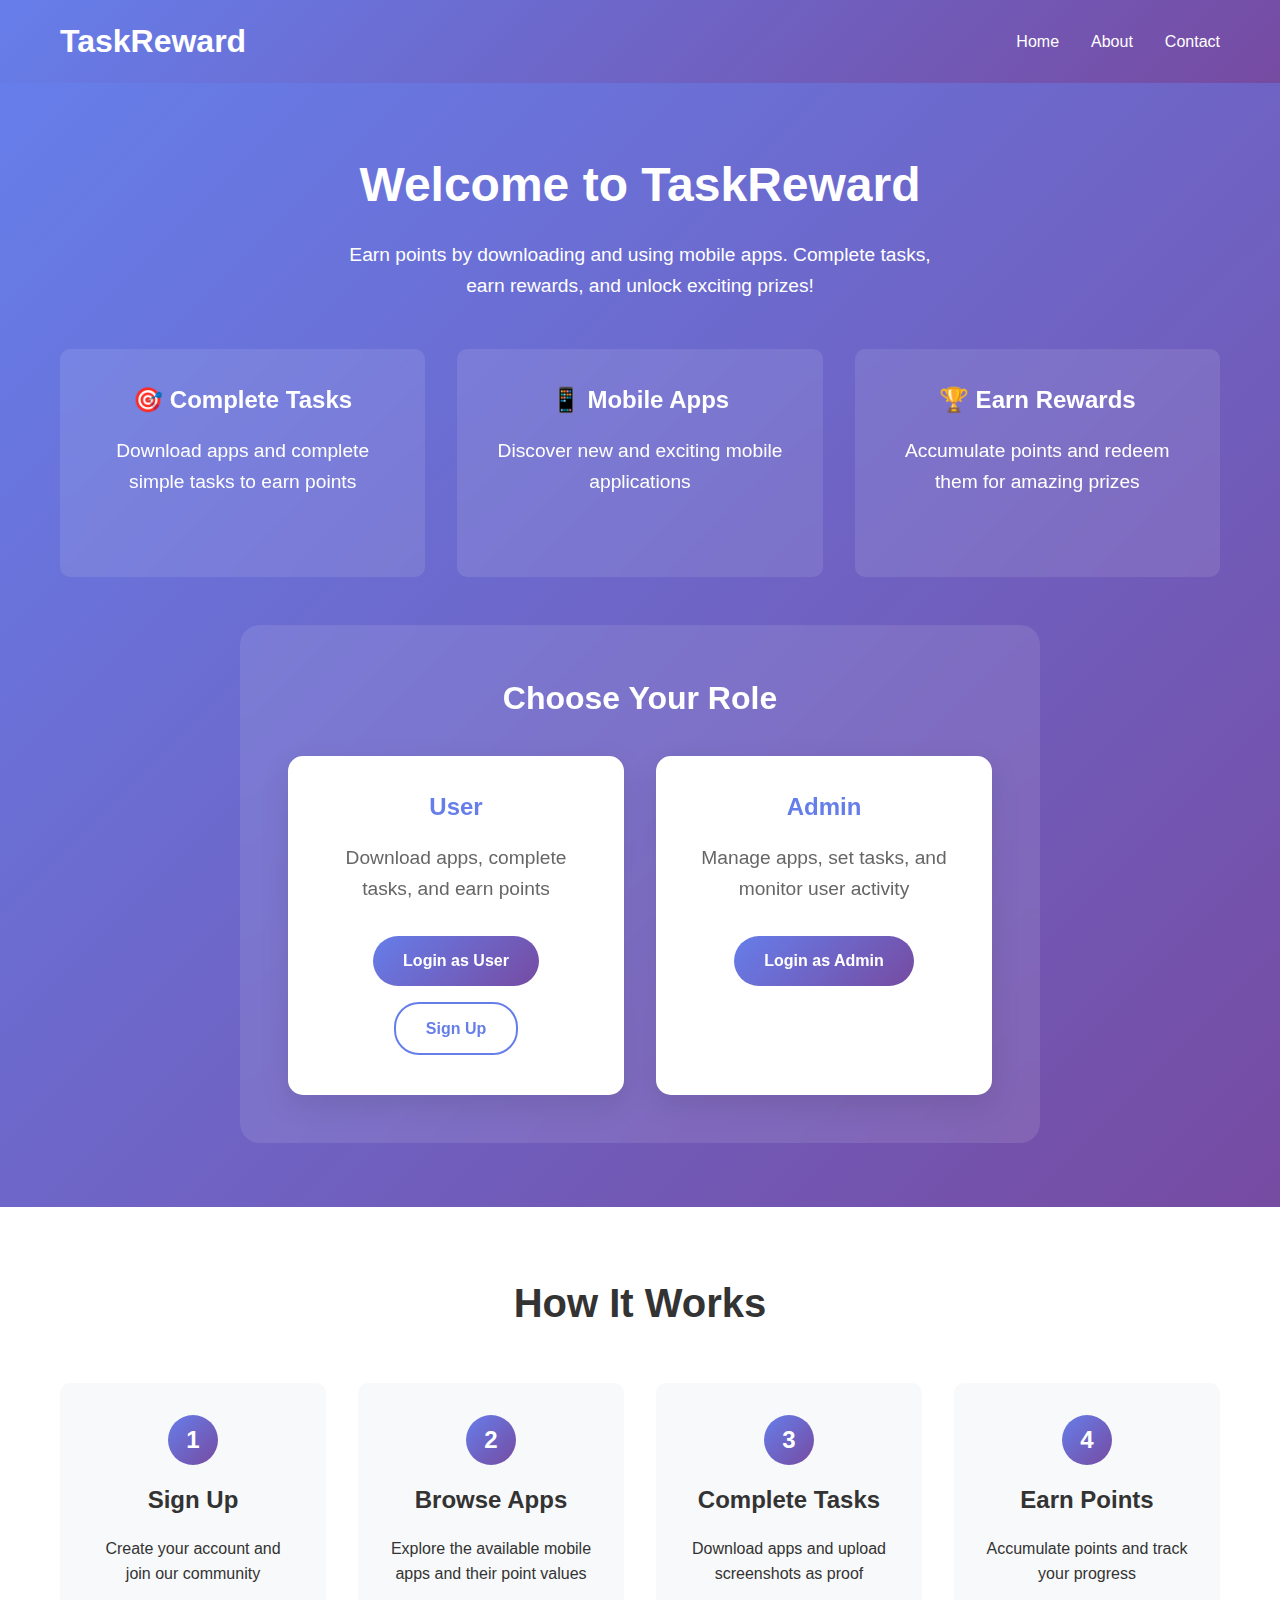
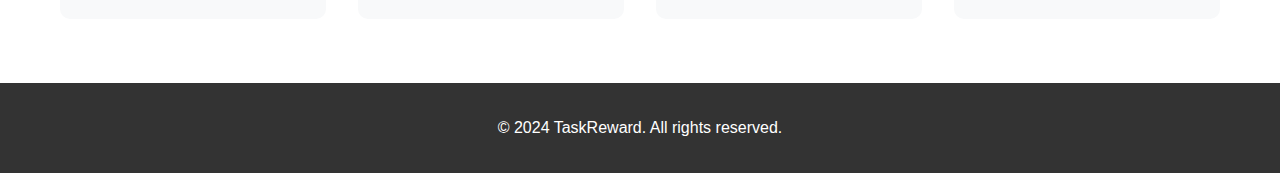
<file: index.html>
<!DOCTYPE html>
<html lang="en">
<head>
    <meta charset="UTF-8">
    <meta name="viewport" content="width=device-width, initial-scale=1.0">
    <title>TaskReward - Earn Points for App Downloads</title>
    <link rel="stylesheet" href="style.css">
</head>
<body>
    <header>
        <div class="container">
            <h1>TaskReward</h1>
            <nav>
                <ul>
                    <li><a href="#home">Home</a></li>
                    <li><a href="#about">About</a></li>
                    <li><a href="#contact">Contact</a></li>
                </ul>
            </nav>
        </div>
    </header>

    <main>
        <section id="home" class="hero">
            <div class="container">
                <h2>Welcome to TaskReward</h2>
                <p>Earn points by downloading and using mobile apps. Complete tasks, earn rewards, and unlock exciting prizes!</p>
                
                <div class="hero-features">
                    <div class="feature">
                        <h3>🎯 Complete Tasks</h3>
                        <p>Download apps and complete simple tasks to earn points</p>
                    </div>
                    <div class="feature">
                        <h3>📱 Mobile Apps</h3>
                        <p>Discover new and exciting mobile applications</p>
                    </div>
                    <div class="feature">
                        <h3>🏆 Earn Rewards</h3>
                        <p>Accumulate points and redeem them for amazing prizes</p>
                    </div>
                </div>

                <div class="login-options">
                    <h3>Choose Your Role</h3>
                    <div class="role-buttons">
                        <div class="role-card">
                            <h4>User</h4>
                            <p>Download apps, complete tasks, and earn points</p>
                            <a href="login.html?role=user" class="btn btn-primary">Login as User</a>
                            <a href="signup.html?role=user" class="btn btn-secondary">Sign Up</a>
                        </div>
                        <div class="role-card">
                            <h4>Admin</h4>
                            <p>Manage apps, set tasks, and monitor user activity</p>
                            <a href="login.html?role=admin" class="btn btn-primary">Login as Admin</a>
                        </div>
                    </div>
                </div>
            </div>
        </section>

        <section id="about" class="about">
            <div class="container">
                <h2>How It Works</h2>
                <div class="steps">
                    <div class="step">
                        <div class="step-number">1</div>
                        <h3>Sign Up</h3>
                        <p>Create your account and join our community</p>
                    </div>
                    <div class="step">
                        <div class="step-number">2</div>
                        <h3>Browse Apps</h3>
                        <p>Explore the available mobile apps and their point values</p>
                    </div>
                    <div class="step">
                        <div class="step-number">3</div>
                        <h3>Complete Tasks</h3>
                        <p>Download apps and upload screenshots as proof</p>
                    </div>
                    <div class="step">
                        <div class="step-number">4</div>
                        <h3>Earn Points</h3>
                        <p>Accumulate points and track your progress</p>
                    </div>
                </div>
            </div>
        </section>
    </main>

    <footer>
        <div class="container">
            <p>&copy; 2024 TaskReward. All rights reserved.</p>
        </div>
    </footer>
</body>
</html>
</file>
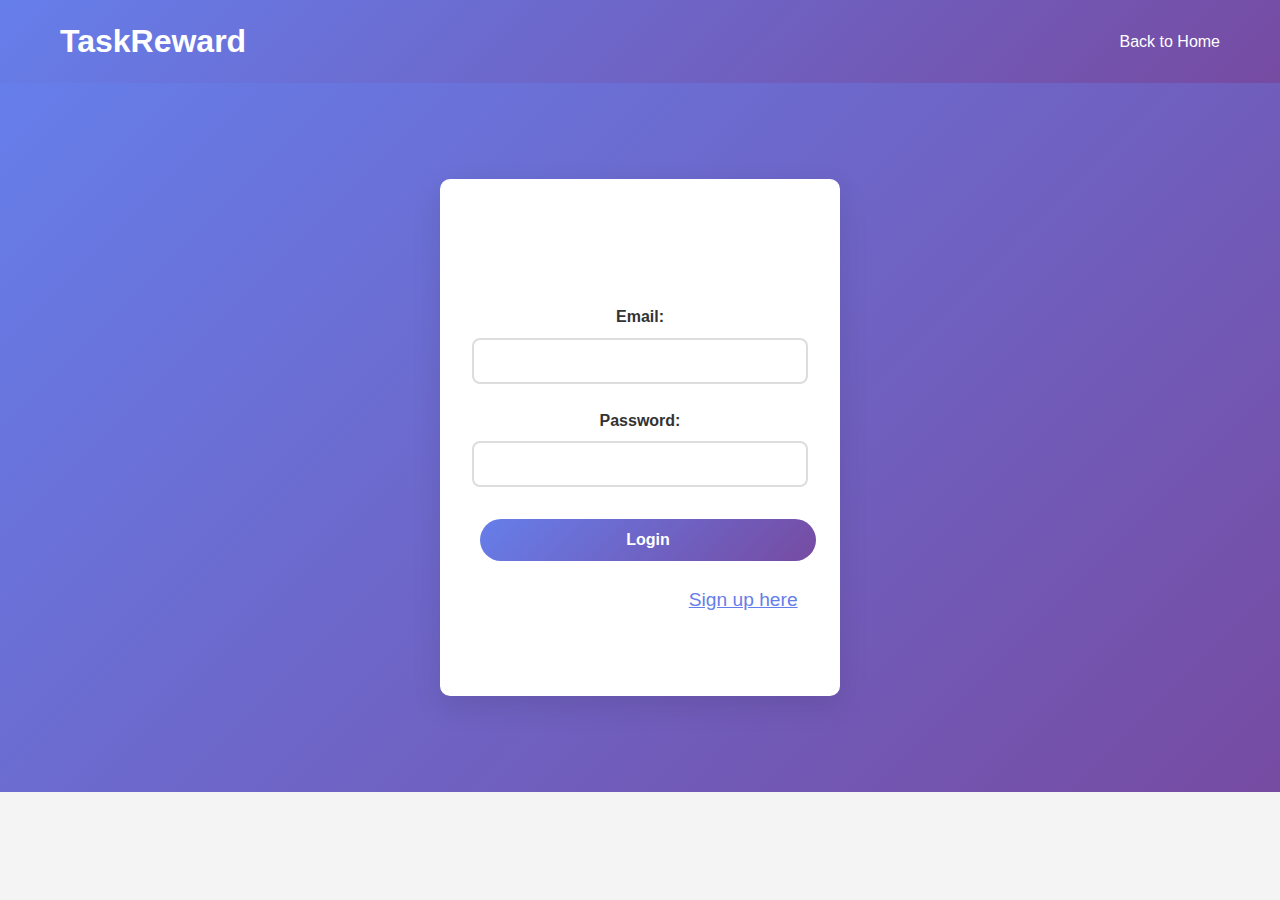
<file: addapp.html>
<!DOCTYPE html>
<html lang="en">
<head>
    <meta charset="UTF-8">
    <meta name="viewport" content="width=device-width, initial-scale=1.0">
    <title>Add App - TaskReward Admin</title>
    <link rel="stylesheet" href="style.css">
</head>
<body>
    <header>
        <div class="container">
            <h1><a href="admin.html" style="color: white; text-decoration: none;">TaskReward Admin</a></h1>
            <nav>
                <ul>
                    <li><span id="adminName">Welcome, Admin</span></li>
                    <li><a href="javascript:void(0);" onclick="logout()">Logout</a></li>
                </ul>
            </nav>
        </div>
    </header>

    <main>
        <section class="dashboard">
            <div class="container">
                <div class="dashboard-header">
                    <h2>Add New App</h2>
                    <p>Add a new mobile app for users to download and earn points</p>
                </div>

                <div class="dashboard-nav">
                    <a href="admin.html">Dashboard</a>
                    <a href="addapp.html" class="active">Add App</a>
                    <a href="javascript:void(0);" onclick="showUsers()">Manage Users</a>
                </div>

                <div class="dashboard-content">
                    <div class="form-container" style="max-width: 600px;">
                        <h3>App Details</h3>
                        <form id="addAppForm">
                            <div class="form-group">
                                <label for="appName">App Name:</label>
                                <input type="text" id="appName" name="appName" required>
                            </div>
                            
                            <div class="form-group">
                                <label for="appUrl">App URL (Play Store/App Store):</label>
                                <input type="url" id="appUrl" name="appUrl" required>
                            </div>
                            
                            <div class="form-group">
                                <label for="appCategory">Category:</label>
                                <select id="appCategory" name="appCategory" required>
                                    <option value="">Select Category</option>
                                    <option value="Entertainment">Entertainment</option>
                                    <option value="Social Media">Social Media</option>
                                    <option value="Gaming">Gaming</option>
                                    <option value="Productivity">Productivity</option>
                                    <option value="Education">Education</option>
                                    <option value="Shopping">Shopping</option>
                                    <option value="Health & Fitness">Health & Fitness</option>
                                    <option value="News">News</option>
                                    <option value="Finance">Finance</option>
                                    <option value="Other">Other</option>
                                </select>
                            </div>
                            
                            <div class="form-group">
                                <label for="appSubcategory">Subcategory:</label>
                                <select id="appSubcategory" name="appSubcategory" required>
                                    <option value="">Select Subcategory</option>
                                    <option value="Social Network">Social Network</option>
                                    <option value="Video Streaming">Video Streaming</option>
                                    <option value="Music">Music</option>
                                    <option value="Photo & Video">Photo & Video</option>
                                    <option value="Dating">Dating</option>
                                    <option value="Messaging">Messaging</option>
                                    <option value="Shopping">Shopping</option>
                                    <option value="Food & Drink">Food & Drink</option>
                                    <option value="Travel">Travel</option>
                                    <option value="Other">Other</option>
                                </select>
                            </div>
                            
                            <div class="form-group">
                                <label for="appDescription">Description:</label>
                                <textarea id="appDescription" name="appDescription" rows="4" required></textarea>
                            </div>
                            
                            <div class="form-group">
                                <label for="appPoints">Points Reward:</label>
                                <input type="number" id="appPoints" name="appPoints" min="1" max="1000" required>
                                <small style="color: #666;">Points users will earn for completing this task</small>
                            </div>
                            
                            <div class="form-group">
                                <label for="appIcon">App Icon (optional):</label>
                                <input type="file" id="appIcon" name="appIcon" accept="image/*">
                                <small style="color: #666;">Upload app icon image (PNG, JPG, GIF)</small>
                            </div>
                            
                            <button type="submit" class="btn btn-primary" style="width: 100%;">Add App</button>
                        </form>
                    </div>
                </div>
            </div>
        </section>
    </main>

    <script src="auth.js"></script>
    <script src="admin.js"></script>
    <script>
        // Protect admin page
        if (!protectPage('admin')) {
            // Page protection failed, redirect will happen in protectPage function
        } else {
            // Load admin name
            loadAdminName();
        }

        // Handle form submission
        document.getElementById('addAppForm').addEventListener('submit', function(e) {
            e.preventDefault();
            
            const appData = {
                name: document.getElementById('appName').value,
                url: document.getElementById('appUrl').value,
                category: document.getElementById('appCategory').value,
                subcategory: document.getElementById('appSubcategory').value,
                description: document.getElementById('appDescription').value,
                points: parseInt(document.getElementById('appPoints').value),
                icon: null, // Will be handled separately if needed
                dateAdded: new Date().toISOString()
            };
            
            if (addApp(appData)) {
                alert('App added successfully!');
                document.getElementById('addAppForm').reset();
                window.location.href = 'admin.html';
            } else {
                alert('Error adding app. Please try again.');
            }
        });
    </script>
</body>
</html>
</file>
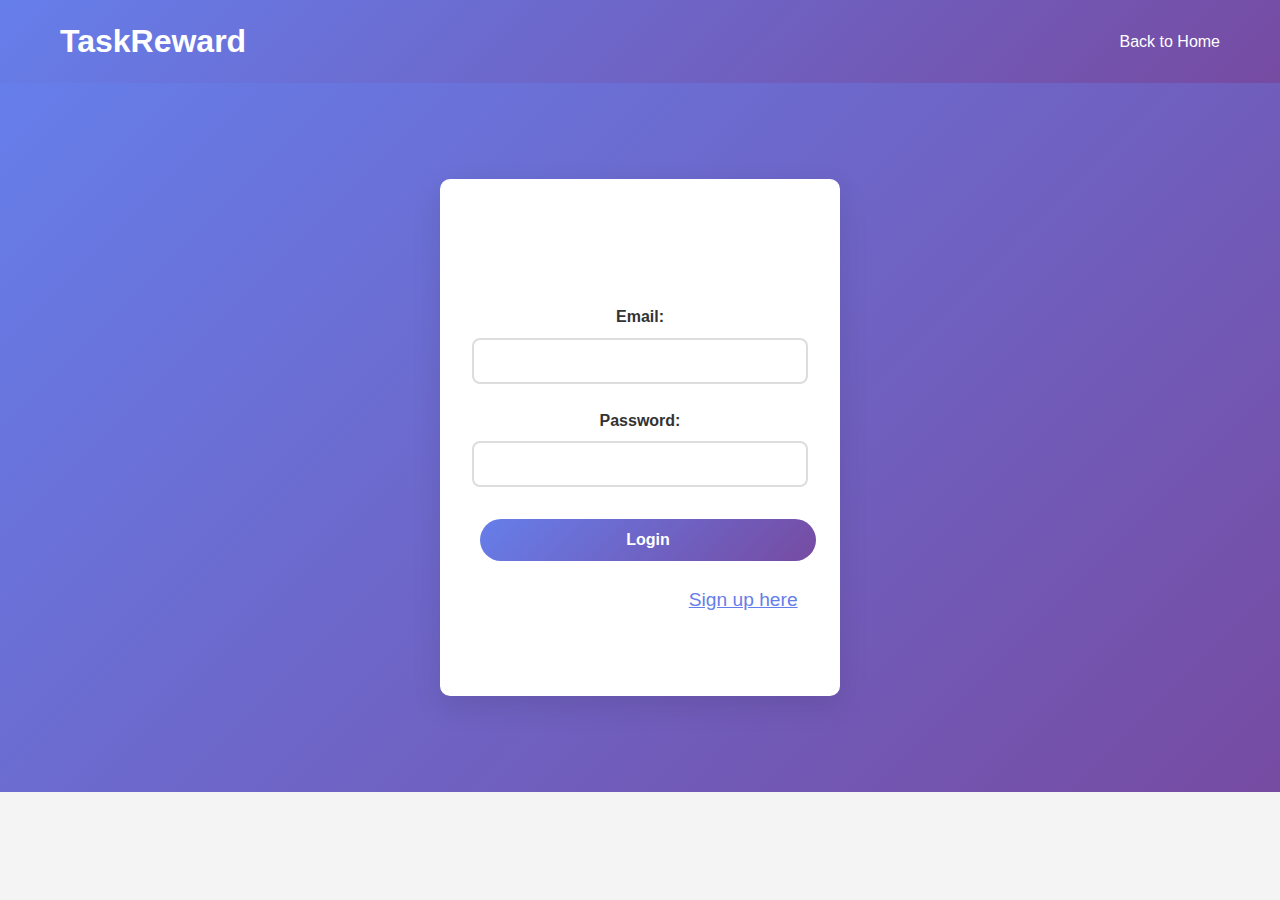
<file: admin.html>
<!DOCTYPE html>
<html lang="en">
<head>
    <meta charset="UTF-8">
    <meta name="viewport" content="width=device-width, initial-scale=1.0">
    <title>Admin Dashboard - TaskReward</title>
    <link rel="stylesheet" href="style.css">
</head>
<body>
    <header>
        <div class="container">
            <h1><a href="admin.html" style="color: white; text-decoration: none;">TaskReward Admin</a></h1>
            <nav>
                <ul>
                    <li><span id="adminName">Welcome, Admin</span></li>
                    <li><a href="javascript:void(0);" onclick="logout()">Logout</a></li>
                </ul>
            </nav>
        </div>
    </header>

    <main>
        <section class="dashboard">
            <div class="container">
                <div class="dashboard-header">
                    <h2>Admin Dashboard</h2>
                    <p>Manage apps, monitor users, and track system performance</p>
                </div>

                <div class="dashboard-nav">
                    <a href="admin.html" class="active">Dashboard</a>
                    <a href="addapp.html">Add App</a>
                    <a href="javascript:void(0);" onclick="showUsers()">Manage Users</a>
                </div>

                <div class="stats-grid">
                    <div class="stat-card">
                        <div class="stat-number" id="totalApps">0</div>
                        <div class="stat-label">Total Apps</div>
                    </div>
                    <div class="stat-card">
                        <div class="stat-number" id="totalUsers">0</div>
                        <div class="stat-label">Total Users</div>
                    </div>
                    <div class="stat-card">
                        <div class="stat-number" id="totalTasks">0</div>
                        <div class="stat-label">Completed Tasks</div>
                    </div>
                    <div class="stat-card">
                        <div class="stat-number" id="totalPoints">0</div>
                        <div class="stat-label">Points Distributed</div>
                    </div>
                </div>

                <div class="dashboard-content">
                    <div id="appsSection">
                        <h3>Available Apps</h3>
                        <div id="appsGrid" class="app-grid">
                            <!-- Apps will be dynamically loaded here -->
                        </div>
                    </div>

                    <div id="usersSection" style="display: none;">
                        <h3>User Management</h3>
                        <div class="table-container">
                            <table id="usersTable">
                                <thead>
                                    <tr>
                                        <th>Name</th>
                                        <th>Email</th>
                                        <th>Points</th>
                                        <th>Tasks Completed</th>
                                        <th>Actions</th>
                                    </tr>
                                </thead>
                                <tbody id="usersTableBody">
                                    <!-- User data will be populated here -->
                                </tbody>
                            </table>
                        </div>
                    </div>
                </div>
            </div>
        </section>
    </main>

    <script src="auth.js"></script>
    <script src="admin.js"></script>
    <script>
        // Protect admin page
        if (!protectPage('admin')) {
            // Page protection failed, redirect will happen in protectPage function
        } else {
            // Load admin dashboard
            loadAdminDashboard();
        }
    </script>
</body>
</html>
</file>
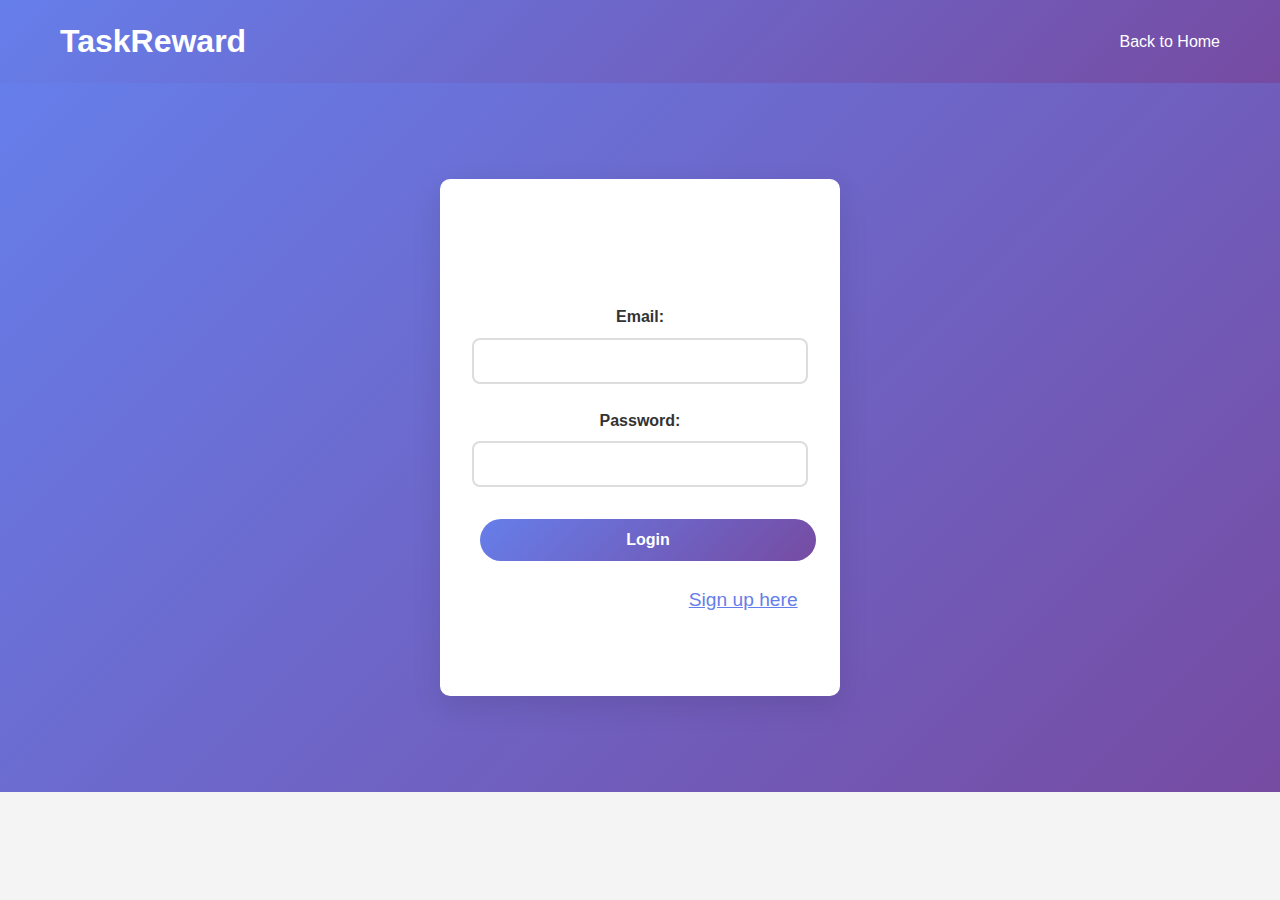
<file: login.html>
<!DOCTYPE html>
<html lang="en">
<head>
    <meta charset="UTF-8">
    <meta name="viewport" content="width=device-width, initial-scale=1.0">
    <title>Login - TaskReward</title>
    <link rel="stylesheet" href="style.css">
</head>
<body>
    <header>
        <div class="container">
            <h1><a href="index.html" style="color: white; text-decoration: none;">TaskReward</a></h1>
            <nav>
                <ul>
                    <li><a href="index.html">Back to Home</a></li>
                </ul>
            </nav>
        </div>
    </header>

    <main>
        <section class="hero">
            <div class="container">
                <div class="form-container">
                    <h2 id="loginTitle">Login</h2>
                    <form id="loginForm">
                        <div class="form-group">
                            <label for="email">Email:</label>
                            <input type="email" id="email" name="email" required>
                        </div>
                        <div class="form-group">
                            <label for="password">Password:</label>
                            <input type="password" id="password" name="password" required>
                        </div>
                        <input type="hidden" id="role" name="role" value="user">
                        <button type="submit" class="btn btn-primary" style="width: 100%;">Login</button>
                    </form>
                    <p style="text-align: center; margin-top: 1rem;">
                        Don't have an account? <a href="signup.html" style="color: #667eea;">Sign up here</a>
                    </p>
                </div>
            </div>
        </section>
    </main>

    <script src="auth.js"></script>
    <script>
        // Get role from URL parameter
        const urlParams = new URLSearchParams(window.location.search);
        const role = urlParams.get('role') || 'user';
        document.getElementById('role').value = role;
        
        // Update title based on role
        document.getElementById('loginTitle').textContent = role === 'admin' ? 'Admin Login' : 'User Login';
        
        // Handle form submission
        document.getElementById('loginForm').addEventListener('submit', function(e) {
            e.preventDefault();
            
            const email = document.getElementById('email').value;
            const password = document.getElementById('password').value;
            const userRole = document.getElementById('role').value;
            
            // Simple authentication (in a real app, this would be server-side)
            if (authenticateUser(email, password, userRole)) {
                // Set session
                sessionStorage.setItem('loggedIn', 'true');
                sessionStorage.setItem('userRole', userRole);
                sessionStorage.setItem('userEmail', email);
                
                // Redirect based on role
                if (userRole === 'admin') {
                    window.location.href = 'admin.html';
                } else {
                    window.location.href = 'user.html';
                }
            } else {
                alert('Invalid credentials. Please try again.');
            }
        });
    </script>
</body>
</html>
</file>
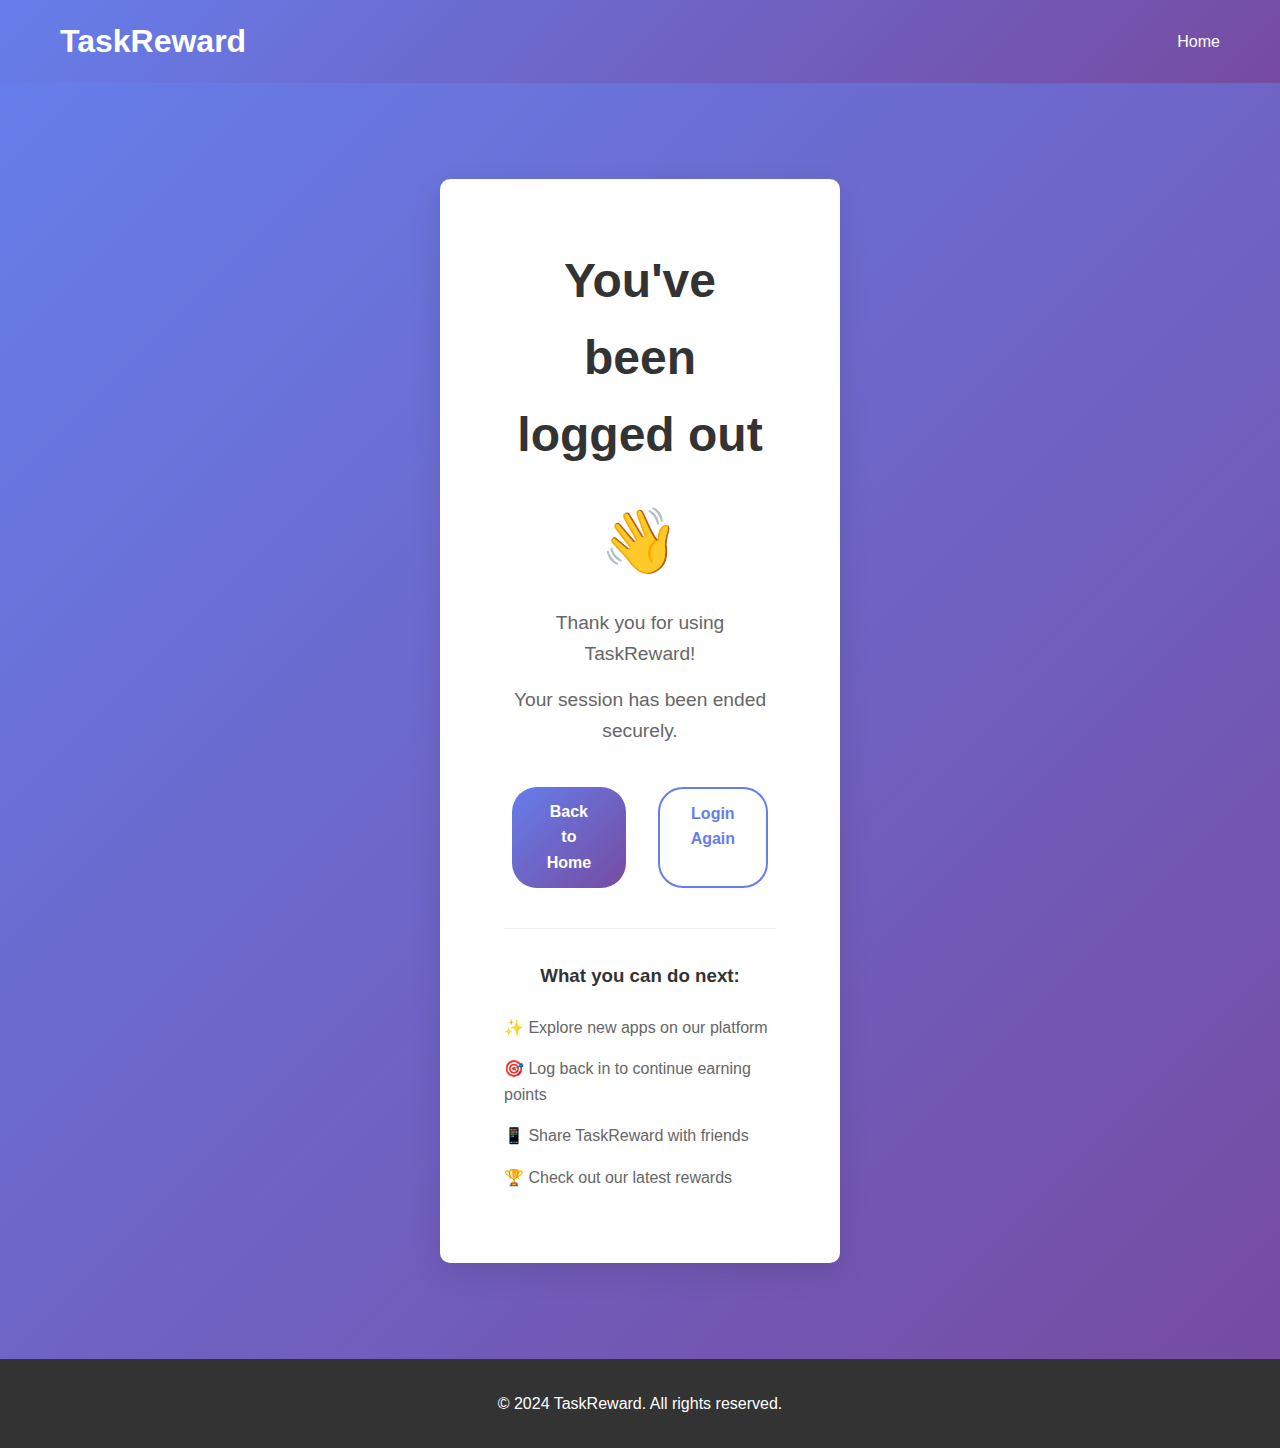
<file: logout.html>
<!DOCTYPE html>
<html lang="en">
<head>
    <meta charset="UTF-8">
    <meta name="viewport" content="width=device-width, initial-scale=1.0">
    <title>Logout - TaskReward</title>
    <link rel="stylesheet" href="style.css">
</head>
<body>
    <header>
        <div class="container">
            <h1><a href="index.html" style="color: white; text-decoration: none;">TaskReward</a></h1>
            <nav>
                <ul>
                    <li><a href="index.html">Home</a></li>
                </ul>
            </nav>
        </div>
    </header>

    <main>
        <section class="hero">
            <div class="container">
                <div class="form-container">
                    <div class="logout-message">
                        <h2>You've been logged out</h2>
                        <div class="logout-icon">👋</div>
                        <p>Thank you for using TaskReward!</p>
                        <p>Your session has been ended securely.</p>
                        
                        <div class="logout-actions">
                            <a href="index.html" class="btn btn-primary">Back to Home</a>
                            <a href="login.html" class="btn btn-secondary">Login Again</a>
                        </div>
                        
                        <div class="logout-stats">
                            <h3>What you can do next:</h3>
                            <ul>
                                <li>✨ Explore new apps on our platform</li>
                                <li>🎯 Log back in to continue earning points</li>
                                <li>📱 Share TaskReward with friends</li>
                                <li>🏆 Check out our latest rewards</li>
                            </ul>
                        </div>
                    </div>
                </div>
            </div>
        </section>
    </main>

    <footer>
        <div class="container">
            <p>&copy; 2024 TaskReward. All rights reserved.</p>
        </div>
    </footer>

    <script src="auth.js"></script>
    <script>
        // Clear all session data
        sessionStorage.removeItem('loggedIn');
        sessionStorage.removeItem('userRole');
        sessionStorage.removeItem('userEmail');
        sessionStorage.removeItem('currentUser');
        
        // Auto-redirect to home after 10 seconds
        setTimeout(() => {
            window.location.href = 'index.html';
        }, 10000);
    </script>

    <style>
        .logout-message {
            text-align: center;
            padding: 2rem;
        }

        .logout-message h2 {
            color: #333;
            margin-bottom: 1rem;
        }

        .logout-icon {
            font-size: 4rem;
            margin: 1rem 0;
        }

        .logout-message p {
            color: #666;
            margin-bottom: 1rem;
        }

        .logout-actions {
            margin: 2rem 0;
            display: flex;
            gap: 1rem;
            justify-content: center;
        }

        .logout-stats {
            margin-top: 2rem;
            padding-top: 2rem;
            border-top: 1px solid #eee;
        }

        .logout-stats h3 {
            color: #333;
            margin-bottom: 1rem;
        }

        .logout-stats ul {
            list-style: none;
            padding: 0;
            text-align: left;
            max-width: 300px;
            margin: 0 auto;
        }

        .logout-stats li {
            padding: 0.5rem 0;
            color: #666;
        }

        @media (max-width: 768px) {
            .logout-actions {
                flex-direction: column;
                align-items: center;
            }

            .logout-stats ul {
                text-align: center;
            }
        }
    </style>
</body>
</html>
</file>
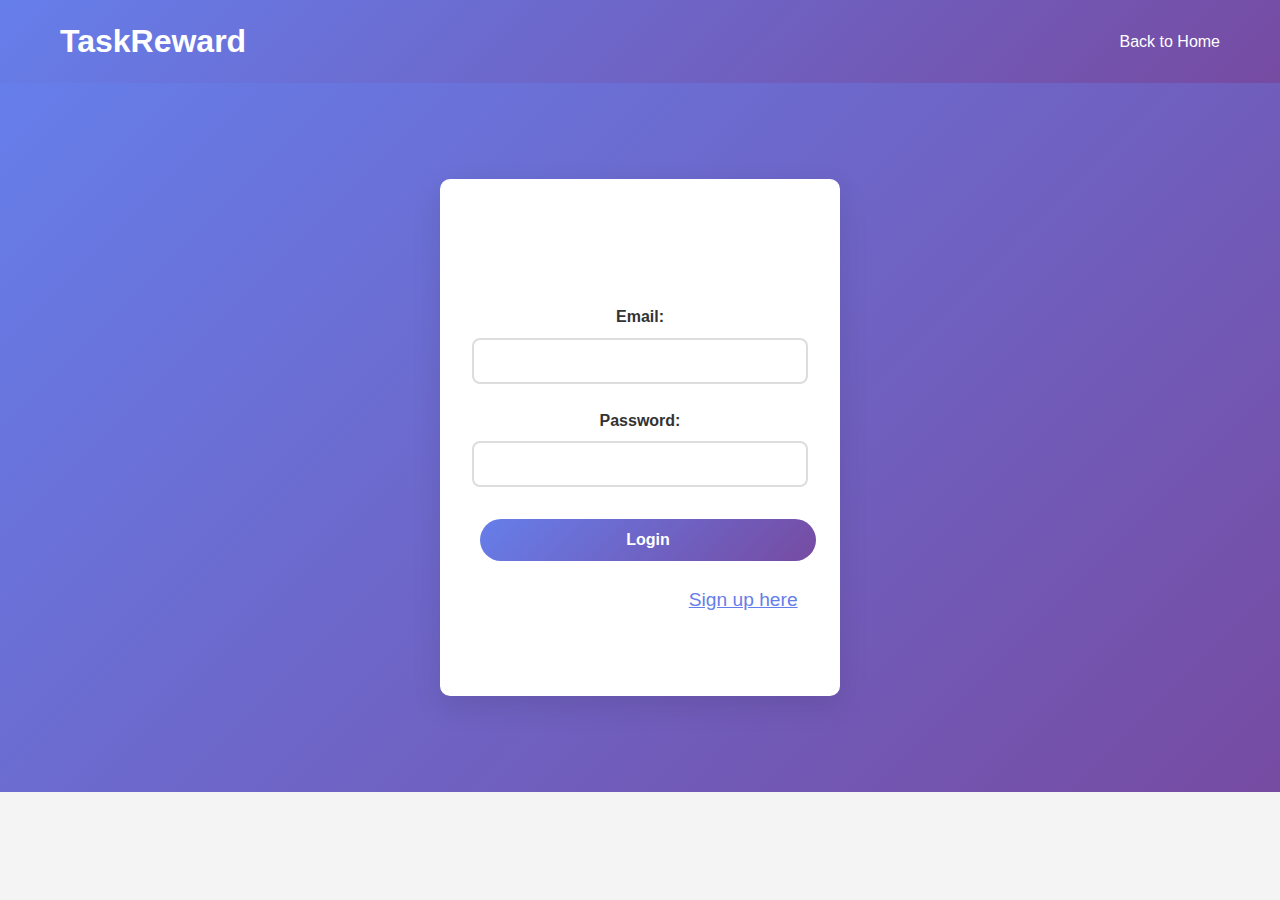
<file: point.html>
<!DOCTYPE html>
<html lang="en">
<head>
    <meta charset="UTF-8">
    <meta name="viewport" content="width=device-width, initial-scale=1.0">
    <title>Points - TaskReward</title>
    <link rel="stylesheet" href="style.css">
</head>
<body>
    <header>
        <div class="container">
            <h1><a href="user.html" style="color: white; text-decoration: none;">TaskReward</a></h1>
            <nav>
                <ul>
                    <li><span id="userName">Welcome, User</span></li>
                    <li><a href="javascript:void(0);" onclick="logout()">Logout</a></li>
                </ul>
            </nav>
        </div>
    </header>

    <main>
        <section class="dashboard">
            <div class="container">
                <div class="dashboard-header">
                    <h2>Your Points</h2>
                    <p>Track your earnings and see how you're progressing</p>
                </div>

                <div class="dashboard-nav">
                    <a href="user.html">Dashboard</a>
                    <a href="profile.html">Profile</a>
                    <a href="point.html" class="active">Points</a>
                    <a href="task.html">Tasks</a>
                </div>

                <div class="points-overview">
                    <div class="points-summary">
                        <div class="points-card main-points">
                            <h3>Total Points</h3>
                            <div class="points-value" id="totalPoints">0</div>
                            <p>Keep earning to unlock more rewards!</p>
                        </div>
                        <div class="points-card">
                            <h4>This Month</h4>
                            <div class="points-value small" id="monthlyPoints">0</div>
                        </div>
                        <div class="points-card">
                            <h4>This Week</h4>
                            <div class="points-value small" id="weeklyPoints">0</div>
                        </div>
                        <div class="points-card">
                            <h4>Today</h4>
                            <div class="points-value small" id="todayPoints">0</div>
                        </div>
                    </div>

                    <div class="points-chart">
                        <h3>Points Progress</h3>
                        <div class="chart-container">
                            <canvas id="pointsChart" width="400" height="200"></canvas>
                        </div>
                    </div>
                </div>

                <div class="dashboard-content">
                    <div class="points-history">
                        <h3>Points History</h3>
                        <div class="history-filters">
                            <button class="filter-btn active" data-filter="all">All</button>
                            <button class="filter-btn" data-filter="week">This Week</button>
                            <button class="filter-btn" data-filter="month">This Month</button>
                        </div>
                        <div class="history-list" id="pointsHistory">
                            <!-- Points history will be loaded here -->
                        </div>
                    </div>

                    <div class="points-rewards">
                        <h3>Rewards</h3>
                        <p>Redeem your points for exciting rewards!</p>
                        <div class="rewards-grid">
                            <div class="reward-card">
                                <h4>🎁 Gift Card</h4>
                                <p>$10 Amazon Gift Card</p>
                                <div class="reward-cost">1000 Points</div>
                                <button class="btn btn-secondary" onclick="redeemReward(1000, 'Amazon Gift Card')">Redeem</button>
                            </div>
                            <div class="reward-card">
                                <h4>🍕 Food Voucher</h4>
                                <p>$5 Food Delivery Voucher</p>
                                <div class="reward-cost">500 Points</div>
                                <button class="btn btn-secondary" onclick="redeemReward(500, 'Food Voucher')">Redeem</button>
                            </div>
                            <div class="reward-card">
                                <h4>📱 App Credit</h4>
                                <p>$2 App Store Credit</p>
                                <div class="reward-cost">200 Points</div>
                                <button class="btn btn-secondary" onclick="redeemReward(200, 'App Store Credit')">Redeem</button>
                            </div>
                            <div class="reward-card">
                                <h4>☕ Coffee</h4>
                                <p>Free Coffee Voucher</p>
                                <div class="reward-cost">100 Points</div>
                                <button class="btn btn-secondary" onclick="redeemReward(100, 'Coffee Voucher')">Redeem</button>
                            </div>
                        </div>
                    </div>
                </div>
            </div>
        </section>
    </main>

    <script src="auth.js"></script>
    <script src="user.js"></script>
    <script>
        // Protect user page
        if (!protectPage('user')) {
            // Page protection failed, redirect will happen in protectPage function
        } else {
            // Load points page
            loadPointsPage();
        }

        // Load points page
        function loadPointsPage() {
            loadUserName();
            loadPointsOverview();
            loadPointsHistory();
            setupFilters();
            drawPointsChart();
        }

        // Load points overview
        function loadPointsOverview() {
            const currentUser = getCurrentUser();
            if (!currentUser) return;

            const totalPoints = currentUser.points || 0;
            const completedTasks = currentUser.completedTasks || [];

            // Calculate time-based points
            const now = new Date();
            const todayStart = new Date(now.getFullYear(), now.getMonth(), now.getDate());
            const weekStart = new Date(now.getTime() - 7 * 24 * 60 * 60 * 1000);
            const monthStart = new Date(now.getFullYear(), now.getMonth(), 1);

            let todayPoints = 0;
            let weeklyPoints = 0;
            let monthlyPoints = 0;

            completedTasks.forEach(task => {
                const taskDate = new Date(task.completedAt);
                if (taskDate >= todayStart) {
                    todayPoints += task.points;
                }
                if (taskDate >= weekStart) {
                    weeklyPoints += task.points;
                }
                if (taskDate >= monthStart) {
                    monthlyPoints += task.points;
                }
            });

            document.getElementById('totalPoints').textContent = totalPoints;
            document.getElementById('todayPoints').textContent = todayPoints;
            document.getElementById('weeklyPoints').textContent = weeklyPoints;
            document.getElementById('monthlyPoints').textContent = monthlyPoints;
        }

        // Load points history
        function loadPointsHistory() {
            const currentUser = getCurrentUser();
            if (!currentUser) return;

            const completedTasks = currentUser.completedTasks || [];
            const historyContainer = document.getElementById('pointsHistory');

            if (completedTasks.length === 0) {
                historyContainer.innerHTML = '<p style="text-align: center; color: #666;">No points history yet. Complete tasks to start earning!</p>';
                return;
            }

            // Sort tasks by date (newest first)
            const sortedTasks = [...completedTasks].sort((a, b) => new Date(b.completedAt) - new Date(a.completedAt));

            historyContainer.innerHTML = '';

            sortedTasks.forEach(task => {
                const historyItem = document.createElement('div');
                historyItem.className = 'history-item';
                historyItem.innerHTML = `
                    <div class="history-app">
                        <div class="app-icon small">${task.appName.charAt(0).toUpperCase()}</div>
                        <div class="history-details">
                            <h4>${task.appName}</h4>
                            <p>Task completed</p>
                        </div>
                    </div>
                    <div class="history-points">+${task.points}</div>
                    <div class="history-date">${new Date(task.completedAt).toLocaleDateString()}</div>
                `;
                historyContainer.appendChild(historyItem);
            });
        }

        // Setup filter buttons
        function setupFilters() {
            const filterButtons = document.querySelectorAll('.filter-btn');
            filterButtons.forEach(btn => {
                btn.addEventListener('click', function() {
                    // Remove active class from all buttons
                    filterButtons.forEach(b => b.classList.remove('active'));
                    // Add active class to clicked button
                    this.classList.add('active');
                    
                    // Filter history (for now, just reload all)
                    loadPointsHistory();
                });
            });
        }

        // Draw simple points chart
        function drawPointsChart() {
            const canvas = document.getElementById('pointsChart');
            const ctx = canvas.getContext('2d');
            
            // Clear canvas
            ctx.clearRect(0, 0, canvas.width, canvas.height);
            
            const currentUser = getCurrentUser();
            if (!currentUser || !currentUser.completedTasks) return;

            // Simple bar chart showing points over time
            const completedTasks = currentUser.completedTasks || [];
            if (completedTasks.length === 0) {
                ctx.fillStyle = '#666';
                ctx.font = '16px Arial';
                ctx.textAlign = 'center';
                ctx.fillText('Complete tasks to see your progress!', canvas.width / 2, canvas.height / 2);
                return;
            }

            // Draw bars for each task
            const barWidth = Math.min(canvas.width / completedTasks.length, 50);
            const maxPoints = Math.max(...completedTasks.map(t => t.points));
            
            completedTasks.forEach((task, index) => {
                const barHeight = (task.points / maxPoints) * (canvas.height - 40);
                const x = index * barWidth + 10;
                const y = canvas.height - barHeight - 20;
                
                ctx.fillStyle = '#667eea';
                ctx.fillRect(x, y, barWidth - 5, barHeight);
                
                // Draw points text
                ctx.fillStyle = '#333';
                ctx.font = '12px Arial';
                ctx.textAlign = 'center';
                ctx.fillText(task.points, x + barWidth / 2, y - 5);
            });
        }

        // Redeem reward
        function redeemReward(cost, rewardName) {
            const currentUser = getCurrentUser();
            if (!currentUser) return;

            if (currentUser.points < cost) {
                alert(`You need ${cost - currentUser.points} more points to redeem this reward.`);
                return;
            }

            if (confirm(`Are you sure you want to redeem ${rewardName} for ${cost} points?`)) {
                currentUser.points -= cost;
                updateUser(currentUser);
                alert(`Congratulations! You've redeemed ${rewardName}. Your redemption code will be sent to your email.`);
                loadPointsOverview();
            }
        }
    </script>

    <style>
        .points-overview {
            margin-bottom: 2rem;
        }

        .points-summary {
            display: grid;
            grid-template-columns: 2fr 1fr 1fr 1fr;
            gap: 1rem;
            margin-bottom: 2rem;
        }

        .points-card {
            background: white;
            padding: 1.5rem;
            border-radius: 10px;
            box-shadow: 0 5px 15px rgba(0,0,0,0.1);
            text-align: center;
        }

        .main-points {
            background: linear-gradient(135deg, #667eea 0%, #764ba2 100%);
            color: white;
        }

        .points-value {
            font-size: 2.5rem;
            font-weight: bold;
            color: #667eea;
            margin: 0.5rem 0;
        }

        .points-value.small {
            font-size: 1.8rem;
        }

        .main-points .points-value {
            color: white;
        }

        .points-chart {
            background: white;
            padding: 2rem;
            border-radius: 10px;
            box-shadow: 0 5px 15px rgba(0,0,0,0.1);
        }

        .chart-container {
            margin-top: 1rem;
        }

        .points-history {
            background: white;
            padding: 2rem;
            border-radius: 10px;
            box-shadow: 0 5px 15px rgba(0,0,0,0.1);
            margin-bottom: 2rem;
        }

        .history-filters {
            display: flex;
            gap: 1rem;
            margin-bottom: 1.5rem;
        }

        .filter-btn {
            padding: 8px 16px;
            border: 2px solid #667eea;
            background: white;
            color: #667eea;
            border-radius: 20px;
            cursor: pointer;
            transition: all 0.3s;
        }

        .filter-btn.active,
        .filter-btn:hover {
            background: #667eea;
            color: white;
        }

        .history-item {
            display: flex;
            align-items: center;
            padding: 1rem;
            border-bottom: 1px solid #eee;
        }

        .history-item:last-child {
            border-bottom: none;
        }

        .history-app {
            display: flex;
            align-items: center;
            flex: 1;
        }

        .app-icon.small {
            width: 40px;
            height: 40px;
            font-size: 1rem;
            margin-right: 1rem;
        }

        .history-details h4 {
            margin: 0 0 0.25rem 0;
            color: #333;
        }

        .history-details p {
            margin: 0;
            color: #666;
            font-size: 0.9rem;
        }

        .history-points {
            font-size: 1.2rem;
            font-weight: bold;
            color: #28a745;
            margin-right: 1rem;
        }

        .history-date {
            color: #666;
            font-size: 0.9rem;
        }

        .points-rewards {
            background: white;
            padding: 2rem;
            border-radius: 10px;
            box-shadow: 0 5px 15px rgba(0,0,0,0.1);
        }

        .rewards-grid {
            display: grid;
            grid-template-columns: repeat(auto-fit, minmax(250px, 1fr));
            gap: 1rem;
            margin-top: 1rem;
        }

        .reward-card {
            background: #f8f9fa;
            padding: 1.5rem;
            border-radius: 8px;
            text-align: center;
            border: 2px solid #e9ecef;
        }

        .reward-card h4 {
            margin: 0 0 0.5rem 0;
            color: #333;
        }

        .reward-card p {
            margin: 0 0 1rem 0;
            color: #666;
        }

        .reward-cost {
            font-size: 1.1rem;
            font-weight: bold;
            color: #667eea;
            margin-bottom: 1rem;
        }

        @media (max-width: 768px) {
            .points-summary {
                grid-template-columns: 1fr;
            }
            
            .history-item {
                flex-direction: column;
                align-items: flex-start;
            }
            
            .history-app {
                margin-bottom: 0.5rem;
            }
            
            .rewards-grid {
                grid-template-columns: 1fr;
            }
        }
    </style>
</body>
</html>
</file>
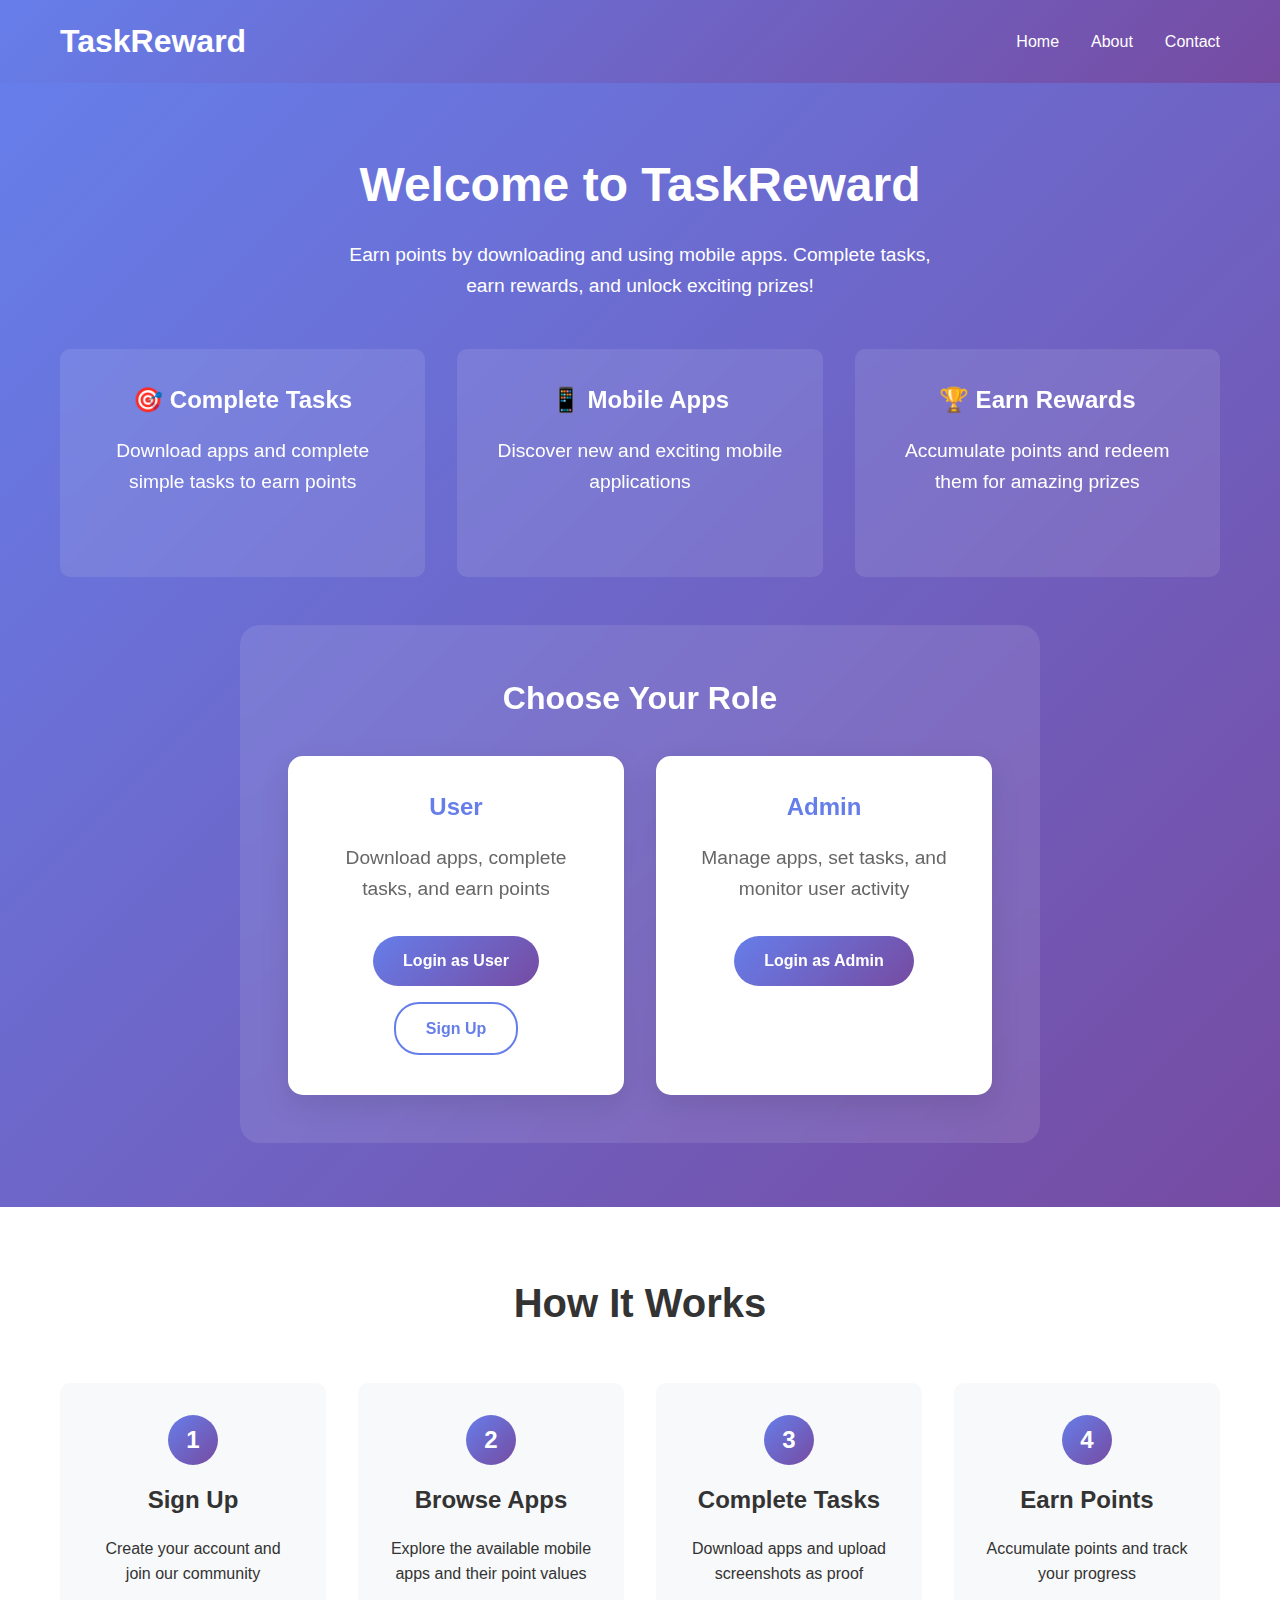
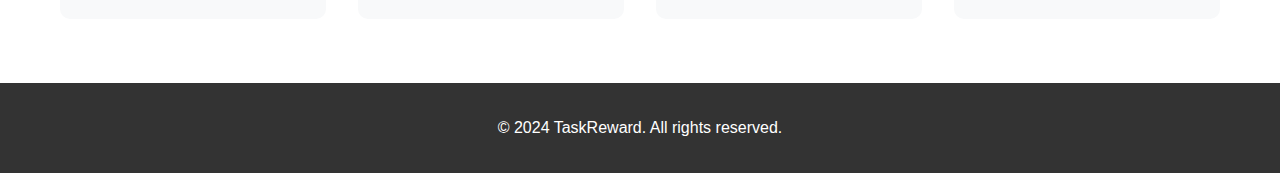
<file: points.html>
<!DOCTYPE html>
<html lang="en">
<head>
  <meta charset="UTF-8" />
  <meta name="viewport" content="width=device-width, initial-scale=1.0" />
  <title>Points - Reward Apps</title>
  <link rel="stylesheet" href="assets/style.css" />
</head>
<body>
  <nav>
    <h2>My Points</h2>
    <div>
      <a href="user.html">Home</a>
      <a href="profile.html">Profile</a>
      <a href="logout.html">Logout</a>
    </div>
  </nav>

  <div class="container">
    <h1>Total Points: <span id="totalPoints">0</span></h1>
    <table class="table">
      <thead>
        <tr>
          <th>App</th>
          <th>Points</th>
          <th>Status</th>
        </tr>
      </thead>
      <tbody id="pointsTableBody"></tbody>
    </table>
  </div>
  <script src="assets/app.js"></script>
</body>
</html>
</file>
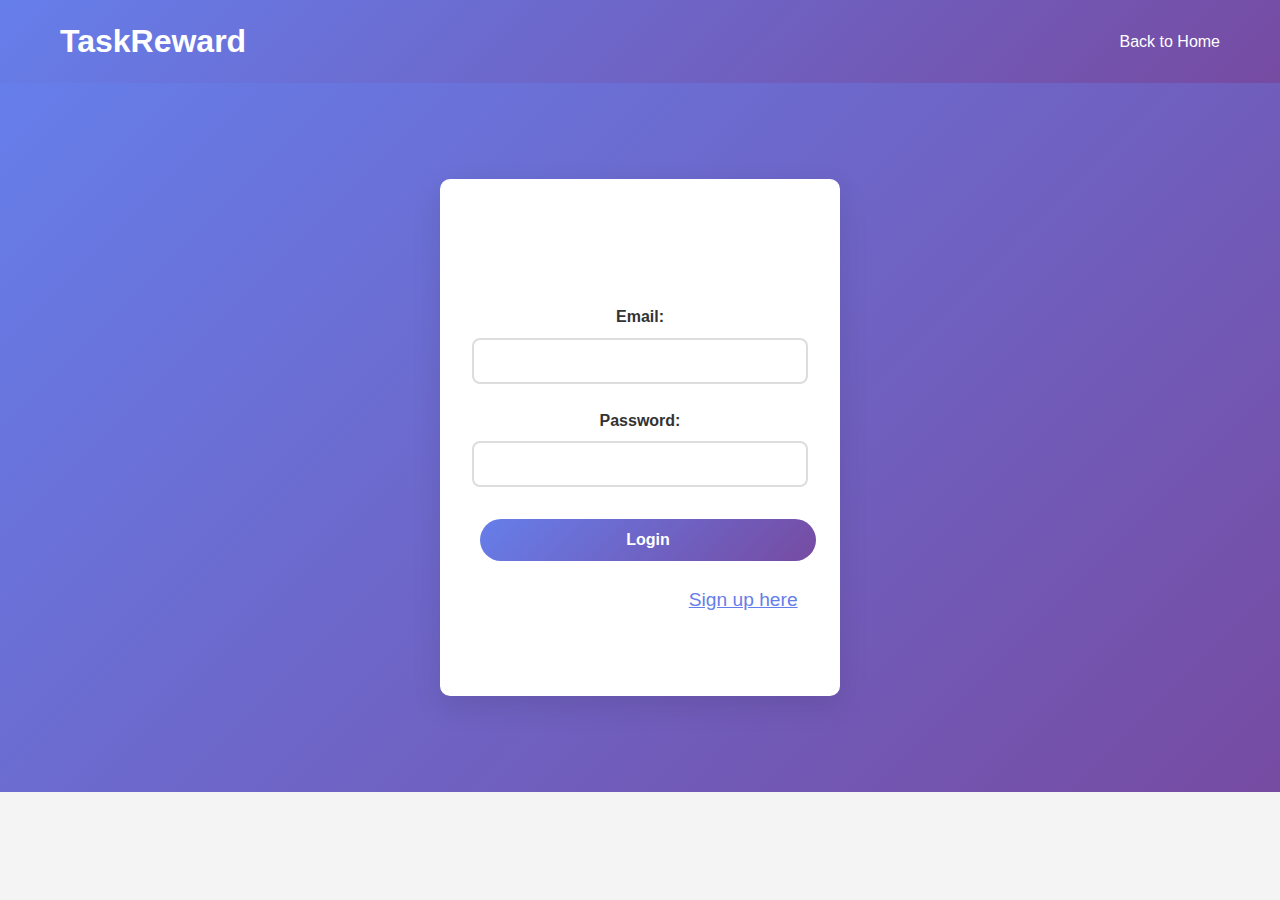
<file: profile.html>
<!DOCTYPE html>
<html lang="en">
<head>
    <meta charset="UTF-8">
    <meta name="viewport" content="width=device-width, initial-scale=1.0">
    <title>Profile - TaskReward</title>
    <link rel="stylesheet" href="style.css">
</head>
<body>
    <header>
        <div class="container">
            <h1><a href="user.html" style="color: white; text-decoration: none;">TaskReward</a></h1>
            <nav>
                <ul>
                    <li><span id="userName">Welcome, User</span></li>
                    <li><a href="javascript:void(0);" onclick="logout()">Logout</a></li>
                </ul>
            </nav>
        </div>
    </header>

    <main>
        <section class="dashboard">
            <div class="container">
                <div class="dashboard-header">
                    <h2>Your Profile</h2>
                    <p>Manage your personal information and account settings</p>
                </div>

                <div class="dashboard-nav">
                    <a href="user.html">Dashboard</a>
                    <a href="profile.html" class="active">Profile</a>
                    <a href="point.html">Points</a>
                    <a href="task.html">Tasks</a>
                </div>

                <div class="dashboard-content">
                    <div class="profile-section">
                        <div class="profile-header">
                            <div class="profile-avatar">
                                <div class="avatar-placeholder" id="avatarPlaceholder">
                                    <span id="avatarInitial">U</span>
                                </div>
                            </div>
                            <div class="profile-info">
                                <h3 id="profileName">User Name</h3>
                                <p id="profileEmail">user@example.com</p>
                                <p class="join-date">Member since: <span id="joinDate">2024</span></p>
                            </div>
                        </div>

                        <div class="profile-stats">
                            <div class="stat-item">
                                <span class="stat-value" id="totalPoints">0</span>
                                <span class="stat-label">Total Points</span>
                            </div>
                            <div class="stat-item">
                                <span class="stat-value" id="totalTasks">0</span>
                                <span class="stat-label">Tasks Completed</span>
                            </div>
                            <div class="stat-item">
                                <span class="stat-value" id="memberDays">0</span>
                                <span class="stat-label">Days Active</span>
                            </div>
                        </div>

                        <div class="profile-form">
                            <h4>Update Profile</h4>
                            <form id="profileForm">
                                <div class="form-group">
                                    <label for="updateName">Full Name:</label>
                                    <input type="text" id="updateName" name="updateName" required>
                                </div>
                                <div class="form-group">
                                    <label for="updateEmail">Email:</label>
                                    <input type="email" id="updateEmail" name="updateEmail" required>
                                </div>
                                <div class="form-group">
                                    <label for="currentPassword">Current Password:</label>
                                    <input type="password" id="currentPassword" name="currentPassword" required>
                                </div>
                                <div class="form-group">
                                    <label for="newPassword">New Password (optional):</label>
                                    <input type="password" id="newPassword" name="newPassword">
                                </div>
                                <div class="form-group">
                                    <label for="confirmNewPassword">Confirm New Password:</label>
                                    <input type="password" id="confirmNewPassword" name="confirmNewPassword">
                                </div>
                                <button type="submit" class="btn btn-primary">Update Profile</button>
                            </form>
                        </div>

                        <div class="profile-achievements">
                            <h4>Achievements</h4>
                            <div class="achievements-grid" id="achievementsGrid">
                                <!-- Achievements will be loaded here -->
                            </div>
                        </div>
                    </div>
                </div>
            </div>
        </section>
    </main>

    <script src="auth.js"></script>
    <script src="user.js"></script>
    <script>
        // Protect user page
        if (!protectPage('user')) {
            // Page protection failed, redirect will happen in protectPage function
        } else {
            // Load profile page
            loadProfile();
        }

        // Load profile information
        function loadProfile() {
            const currentUser = getCurrentUser();
            if (!currentUser) return;

            // Update header
            loadUserName();

            // Update profile info
            document.getElementById('profileName').textContent = currentUser.name;
            document.getElementById('profileEmail').textContent = currentUser.email;
            document.getElementById('avatarInitial').textContent = currentUser.name.charAt(0).toUpperCase();

            // Update stats
            document.getElementById('totalPoints').textContent = currentUser.points || 0;
            document.getElementById('totalTasks').textContent = currentUser.tasksCompleted || 0;
            document.getElementById('memberDays').textContent = Math.floor(Math.random() * 30) + 1; // Simulate days

            // Pre-fill form
            document.getElementById('updateName').value = currentUser.name;
            document.getElementById('updateEmail').value = currentUser.email;

            // Load achievements
            loadAchievements();
        }

        // Load achievements
        function loadAchievements() {
            const currentUser = getCurrentUser();
            const achievements = [];

            if (currentUser.points >= 50) {
                achievements.push({ name: 'First Steps', description: 'Earned your first 50 points', icon: '🎯' });
            }
            if (currentUser.points >= 100) {
                achievements.push({ name: 'Century Club', description: 'Earned 100 points', icon: '💯' });
            }
            if (currentUser.tasksCompleted >= 1) {
                achievements.push({ name: 'Task Master', description: 'Completed your first task', icon: '📱' });
            }
            if (currentUser.tasksCompleted >= 5) {
                achievements.push({ name: 'App Explorer', description: 'Completed 5 tasks', icon: '🚀' });
            }

            const achievementsGrid = document.getElementById('achievementsGrid');
            achievementsGrid.innerHTML = '';

            if (achievements.length === 0) {
                achievementsGrid.innerHTML = '<p style="text-align: center; color: #666;">Complete tasks to unlock achievements!</p>';
            } else {
                achievements.forEach(achievement => {
                    const achievementCard = document.createElement('div');
                    achievementCard.className = 'achievement-card';
                    achievementCard.innerHTML = `
                        <div class="achievement-icon">${achievement.icon}</div>
                        <h5>${achievement.name}</h5>
                        <p>${achievement.description}</p>
                    `;
                    achievementsGrid.appendChild(achievementCard);
                });
            }
        }

        // Handle profile form submission
        document.getElementById('profileForm').addEventListener('submit', function(e) {
            e.preventDefault();

            const currentUser = getCurrentUser();
            if (!currentUser) return;

            const newName = document.getElementById('updateName').value;
            const newEmail = document.getElementById('updateEmail').value;
            const currentPassword = document.getElementById('currentPassword').value;
            const newPassword = document.getElementById('newPassword').value;
            const confirmNewPassword = document.getElementById('confirmNewPassword').value;

            // Verify current password
            if (currentPassword !== currentUser.password) {
                alert('Current password is incorrect.');
                return;
            }

            // Validate new password if provided
            if (newPassword && newPassword !== confirmNewPassword) {
                alert('New passwords do not match.');
                return;
            }

            // Update user data
            currentUser.name = newName;
            currentUser.email = newEmail;
            if (newPassword) {
                currentUser.password = newPassword;
            }

            if (updateUser(currentUser)) {
                alert('Profile updated successfully!');
                loadProfile();
                document.getElementById('currentPassword').value = '';
                document.getElementById('newPassword').value = '';
                document.getElementById('confirmNewPassword').value = '';
            } else {
                alert('Error updating profile. Please try again.');
            }
        });
    </script>

    <style>
        .profile-section {
            max-width: 800px;
            margin: 0 auto;
        }

        .profile-header {
            display: flex;
            align-items: center;
            margin-bottom: 2rem;
            padding: 2rem;
            background: white;
            border-radius: 10px;
            box-shadow: 0 5px 15px rgba(0,0,0,0.1);
        }

        .profile-avatar {
            margin-right: 2rem;
        }

        .avatar-placeholder {
            width: 80px;
            height: 80px;
            background: linear-gradient(135deg, #667eea 0%, #764ba2 100%);
            color: white;
            border-radius: 50%;
            display: flex;
            align-items: center;
            justify-content: center;
            font-size: 2rem;
            font-weight: bold;
        }

        .profile-info h3 {
            margin: 0 0 0.5rem 0;
            color: #333;
        }

        .profile-info p {
            margin: 0.25rem 0;
            color: #666;
        }

        .join-date {
            font-size: 0.9rem;
        }

        .profile-stats {
            display: grid;
            grid-template-columns: repeat(auto-fit, minmax(150px, 1fr));
            gap: 1rem;
            margin-bottom: 2rem;
        }

        .stat-item {
            text-align: center;
            padding: 1.5rem;
            background: white;
            border-radius: 10px;
            box-shadow: 0 5px 15px rgba(0,0,0,0.1);
        }

        .stat-value {
            display: block;
            font-size: 2rem;
            font-weight: bold;
            color: #667eea;
            margin-bottom: 0.5rem;
        }

        .stat-label {
            font-size: 0.9rem;
            color: #666;
        }

        .profile-form {
            background: white;
            padding: 2rem;
            border-radius: 10px;
            box-shadow: 0 5px 15px rgba(0,0,0,0.1);
            margin-bottom: 2rem;
        }

        .profile-form h4 {
            margin-bottom: 1.5rem;
            color: #333;
        }

        .profile-achievements {
            background: white;
            padding: 2rem;
            border-radius: 10px;
            box-shadow: 0 5px 15px rgba(0,0,0,0.1);
        }

        .profile-achievements h4 {
            margin-bottom: 1.5rem;
            color: #333;
        }

        .achievements-grid {
            display: grid;
            grid-template-columns: repeat(auto-fit, minmax(200px, 1fr));
            gap: 1rem;
        }

        .achievement-card {
            text-align: center;
            padding: 1.5rem;
            background: #f8f9fa;
            border-radius: 8px;
            border: 2px solid #e9ecef;
        }

        .achievement-icon {
            font-size: 2rem;
            margin-bottom: 0.5rem;
        }

        .achievement-card h5 {
            margin: 0.5rem 0;
            color: #333;
        }

        .achievement-card p {
            font-size: 0.9rem;
            color: #666;
            margin: 0;
        }

        @media (max-width: 768px) {
            .profile-header {
                flex-direction: column;
                text-align: center;
            }

            .profile-avatar {
                margin-right: 0;
                margin-bottom: 1rem;
            }

            .profile-stats {
                grid-template-columns: 1fr;
            }
        }
    </style>
</body>
</html>
</file>
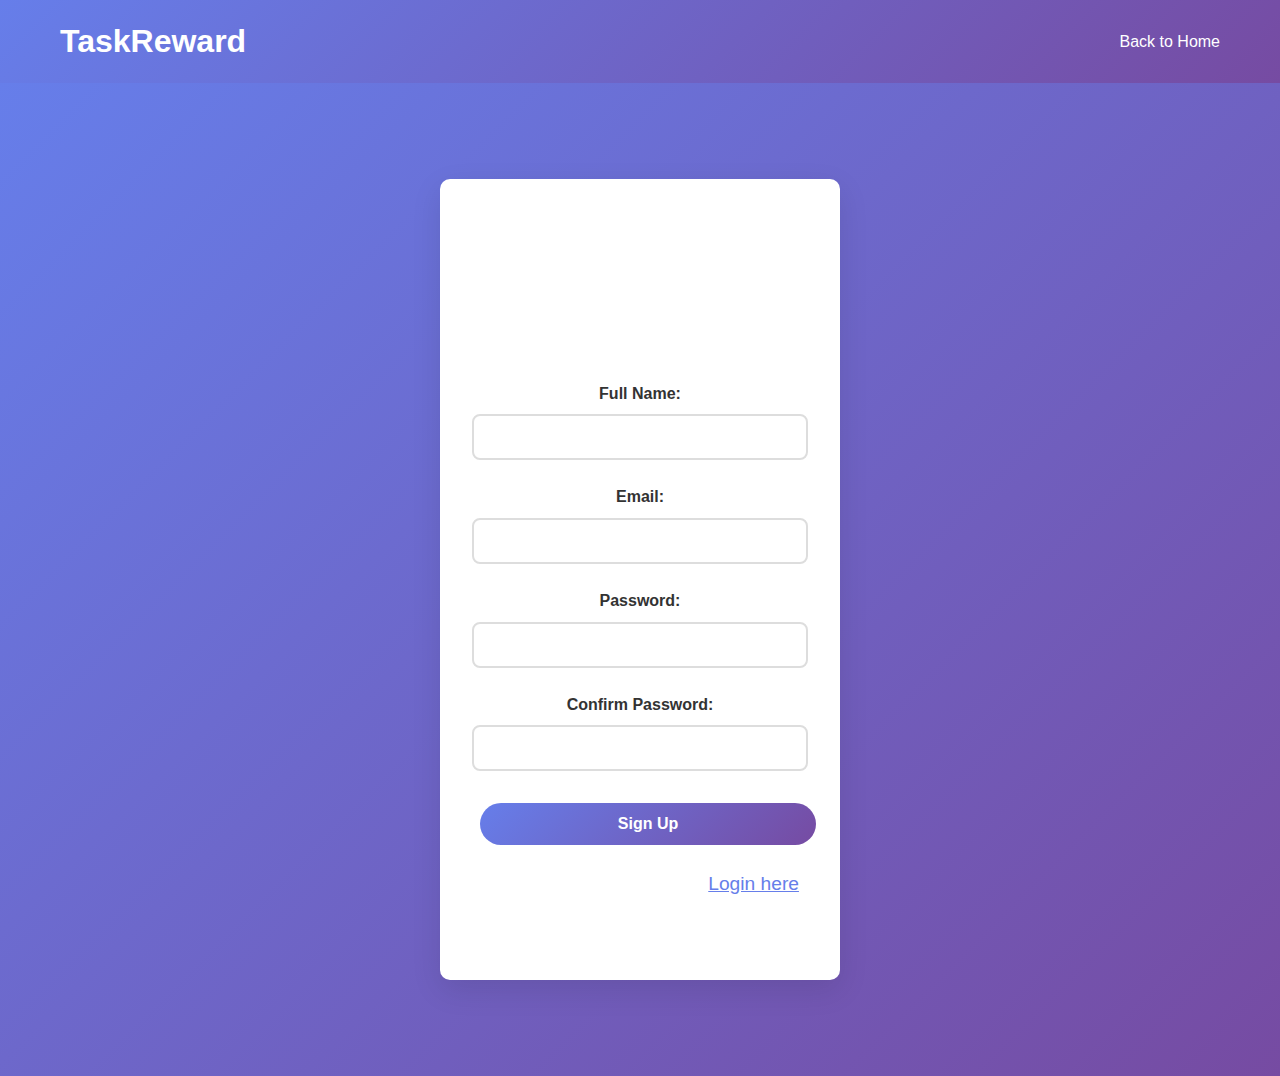
<file: signup.html>
<!DOCTYPE html>
<html lang="en">
<head>
    <meta charset="UTF-8">
    <meta name="viewport" content="width=device-width, initial-scale=1.0">
    <title>Sign Up - TaskReward</title>
    <link rel="stylesheet" href="style.css">
</head>
<body>
    <header>
        <div class="container">
            <h1><a href="index.html" style="color: white; text-decoration: none;">TaskReward</a></h1>
            <nav>
                <ul>
                    <li><a href="index.html">Back to Home</a></li>
                </ul>
            </nav>
        </div>
    </header>

    <main>
        <section class="hero">
            <div class="container">
                <div class="form-container">
                    <h2>Create Account</h2>
                    <form id="signupForm">
                        <div class="form-group">
                            <label for="name">Full Name:</label>
                            <input type="text" id="name" name="name" required>
                        </div>
                        <div class="form-group">
                            <label for="email">Email:</label>
                            <input type="email" id="email" name="email" required>
                        </div>
                        <div class="form-group">
                            <label for="password">Password:</label>
                            <input type="password" id="password" name="password" required>
                        </div>
                        <div class="form-group">
                            <label for="confirmPassword">Confirm Password:</label>
                            <input type="password" id="confirmPassword" name="confirmPassword" required>
                        </div>
                        <input type="hidden" id="role" name="role" value="user">
                        <button type="submit" class="btn btn-primary" style="width: 100%;">Sign Up</button>
                    </form>
                    <p style="text-align: center; margin-top: 1rem;">
                        Already have an account? <a href="login.html" style="color: #667eea;">Login here</a>
                    </p>
                </div>
            </div>
        </section>
    </main>

    <script src="auth.js"></script>
    <script>
        // Get role from URL parameter
        const urlParams = new URLSearchParams(window.location.search);
        const role = urlParams.get('role') || 'user';
        document.getElementById('role').value = role;
        
        // Handle form submission
        document.getElementById('signupForm').addEventListener('submit', function(e) {
            e.preventDefault();
            
            const name = document.getElementById('name').value;
            const email = document.getElementById('email').value;
            const password = document.getElementById('password').value;
            const confirmPassword = document.getElementById('confirmPassword').value;
            const userRole = document.getElementById('role').value;
            
            // Validate passwords match
            if (password !== confirmPassword) {
                alert('Passwords do not match.');
                return;
            }
            
            // Check if user already exists
            if (userExists(email)) {
                alert('An account with this email already exists.');
                return;
            }
            
            // Create user
            if (createUser(name, email, password, userRole)) {
                alert('Account created successfully!');
                window.location.href = 'login.html?role=' + userRole;
            } else {
                alert('Error creating account. Please try again.');
            }
        });
    </script>
</body>
</html>
</file>
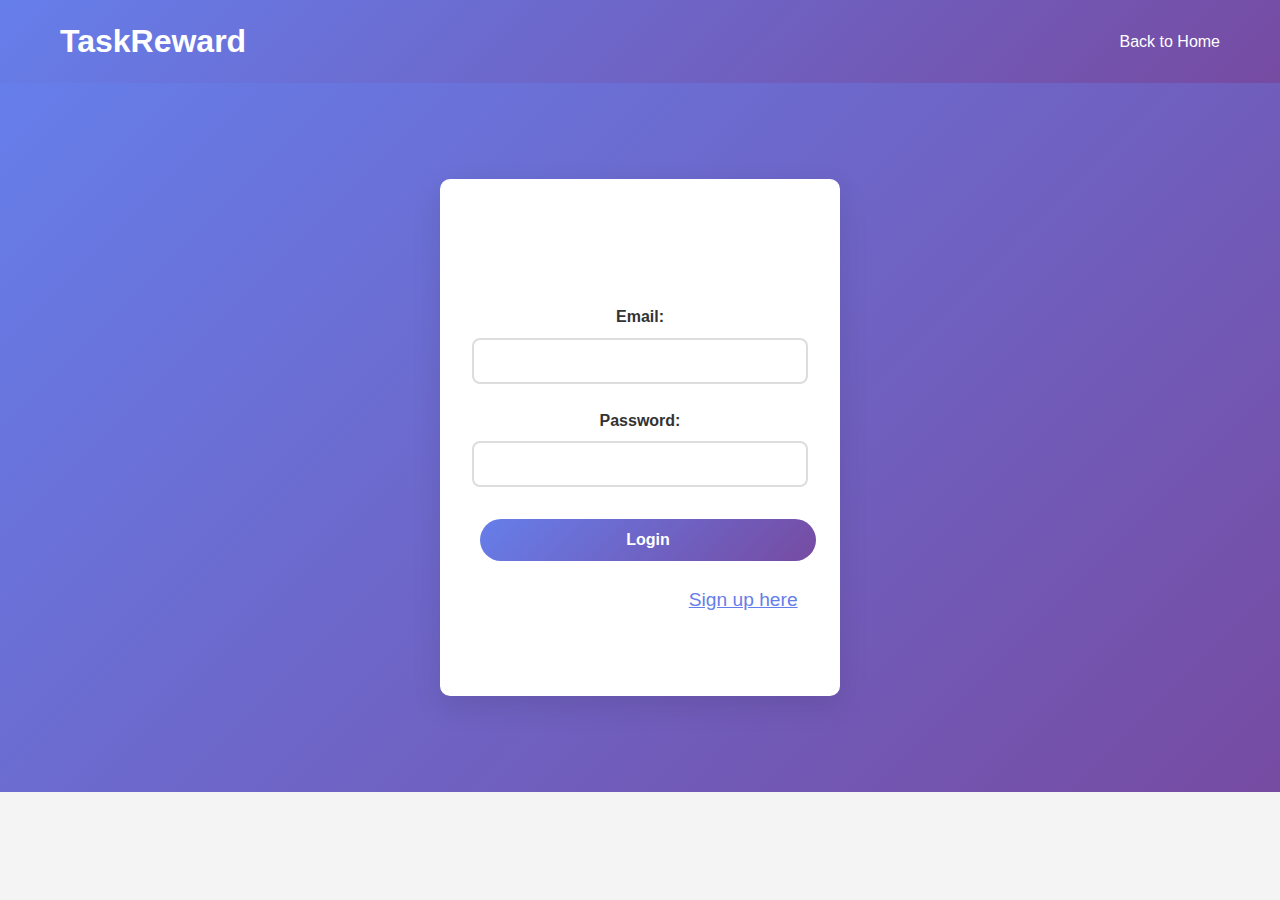
<file: task.html>
<!DOCTYPE html>
<html lang="en">
<head>
    <meta charset="UTF-8">
    <meta name="viewport" content="width=device-width, initial-scale=1.0">
    <title>Tasks - TaskReward</title>
    <link rel="stylesheet" href="style.css">
</head>
<body>
    <header>
        <div class="container">
            <h1><a href="user.html" style="color: white; text-decoration: none;">TaskReward</a></h1>
            <nav>
                <ul>
                    <li><span id="userName">Welcome, User</span></li>
                    <li><a href="javascript:void(0);" onclick="logout()">Logout</a></li>
                </ul>
            </nav>
        </div>
    </header>

    <main>
        <section class="dashboard">
            <div class="container">
                <div class="dashboard-header">
                    <h2>Your Tasks</h2>
                    <p>Manage your completed and pending tasks</p>
                </div>

                <div class="dashboard-nav">
                    <a href="user.html">Dashboard</a>
                    <a href="profile.html">Profile</a>
                    <a href="point.html">Points</a>
                    <a href="task.html" class="active">Tasks</a>
                </div>

                <div class="tasks-overview">
                    <div class="task-stats">
                        <div class="stat-card">
                            <h3>Completed Tasks</h3>
                            <div class="stat-value" id="completedTasks">0</div>
                            <p>Keep up the great work!</p>
                        </div>
                        <div class="stat-card">
                            <h3>Pending Tasks</h3>
                            <div class="stat-value" id="pendingTasks">0</div>
                            <p>Apps waiting to be downloaded</p>
                        </div>
                        <div class="stat-card">
                            <h3>Total Points Earned</h3>
                            <div class="stat-value" id="totalPointsEarned">0</div>
                            <p>From completed tasks</p>
                        </div>
                    </div>
                </div>

                <div class="dashboard-content">
                    <div class="tasks-tabs">
                        <button class="tab-btn active" data-tab="pending">Pending Tasks</button>
                        <button class="tab-btn" data-tab="completed">Completed Tasks</button>
                    </div>

                    <div class="tab-content active" id="pending-tab">
                        <div class="tasks-section">
                            <h3>Available Tasks</h3>
                            <p>Complete these tasks to earn points!</p>
                            <div id="pendingTasksList" class="tasks-list">
                                <!-- Pending tasks will be loaded here -->
                            </div>
                        </div>
                    </div>

                    <div class="tab-content" id="completed-tab">
                        <div class="tasks-section">
                            <h3>Completed Tasks</h3>
                            <p>Your successfully completed tasks and earned points</p>
                            <div id="completedTasksList" class="tasks-list">
                                <!-- Completed tasks will be loaded here -->
                            </div>
                        </div>
                    </div>
                </div>
            </div>
        </section>
    </main>

    <!-- Modal for task completion -->
    <div id="taskModal" class="modal" style="display: none;">
        <div class="modal-content">
            <span class="close">&times;</span>
            <h3 id="modalTaskName">Task Name</h3>
            <p id="modalTaskDescription">Task description</p>
            <div class="app-points" id="modalTaskPoints">Points: 0</div>
            
            <div class="modal-actions">
                <a id="downloadTaskBtn" href="#" target="_blank" class="btn btn-primary">Download App</a>
                <div class="upload-section">
                    <h4>Upload Screenshot</h4>
                    <p>Take a screenshot of the app running on your device and upload it here</p>
                    <div class="drop-zone" id="taskDropZone">
                        <h3>📱 Drop your screenshot here</h3>
                        <p>or click to browse files</p>
                        <input type="file" id="taskFileInput" accept="image/*" style="display: none;">
                    </div>
                    <button id="submitTaskScreenshot" class="btn btn-secondary" style="display: none;">Submit Task</button>
                </div>
            </div>
        </div>
    </div>

    <script src="auth.js"></script>
    <script src="user.js"></script>
    <script>
        // Current task being worked on
        let currentTask = null;
        let taskUploadedFile = null;

        // Protect user page
        if (!protectPage('user')) {
            // Page protection failed, redirect will happen in protectPage function
        } else {
            // Load tasks page
            loadTasksPage();
        }

        // Load tasks page
        function loadTasksPage() {
            loadUserName();
            loadTasksOverview();
            loadPendingTasks();
            loadCompletedTasks();
            setupTabs();
            setupTaskModal();
        }

        // Load tasks overview
        function loadTasksOverview() {
            const currentUser = getCurrentUser();
            if (!currentUser) return;

            const apps = getApps();
            const completedTasksCount = currentUser.tasksCompleted || 0;
            const completedAppNames = currentUser.completedTasks ? currentUser.completedTasks.map(task => task.appName) : [];
            const pendingTasksCount = apps.filter(app => !completedAppNames.includes(app.name)).length;
            const totalPointsEarned = currentUser.points || 0;

            document.getElementById('completedTasks').textContent = completedTasksCount;
            document.getElementById('pendingTasks').textContent = pendingTasksCount;
            document.getElementById('totalPointsEarned').textContent = totalPointsEarned;
        }

        // Load pending tasks
        function loadPendingTasks() {
            const currentUser = getCurrentUser();
            const apps = getApps();
            const pendingTasksList = document.getElementById('pendingTasksList');

            if (!currentUser || !pendingTasksList) return;

            const completedAppNames = currentUser.completedTasks ? currentUser.completedTasks.map(task => task.appName) : [];
            const pendingApps = apps.filter(app => !completedAppNames.includes(app.name));

            pendingTasksList.innerHTML = '';

            if (pendingApps.length === 0) {
                pendingTasksList.innerHTML = '<p style="text-align: center; color: #666;">No pending tasks! You\'ve completed all available tasks.</p>';
                return;
            }

            pendingApps.forEach(app => {
                const taskCard = document.createElement('div');
                taskCard.className = 'task-card pending';
                taskCard.innerHTML = `
                    <div class="task-header">
                        <div class="app-icon">${app.name.charAt(0).toUpperCase()}</div>
                        <div class="task-info">
                            <h4>${app.name}</h4>
                            <p>${app.description}</p>
                            <div class="task-meta">
                                <span class="task-category">${app.category}</span>
                                <span class="task-subcategory">${app.subcategory}</span>
                            </div>
                        </div>
                        <div class="task-points">
                            <span class="points-value">${app.points}</span>
                            <span class="points-label">POINTS</span>
                        </div>
                    </div>
                    <div class="task-actions">
                        <button onclick="openTaskModal('${app.name}')" class="btn btn-primary">Start Task</button>
                    </div>
                `;
                pendingTasksList.appendChild(taskCard);
            });
        }

        // Load completed tasks
        function loadCompletedTasks() {
            const currentUser = getCurrentUser();
            const completedTasksList = document.getElementById('completedTasksList');

            if (!currentUser || !completedTasksList) return;

            const completedTasks = currentUser.completedTasks || [];

            completedTasksList.innerHTML = '';

            if (completedTasks.length === 0) {
                completedTasksList.innerHTML = '<p style="text-align: center; color: #666;">No completed tasks yet. Start completing tasks to earn points!</p>';
                return;
            }

            // Sort by completion date (newest first)
            const sortedTasks = [...completedTasks].sort((a, b) => new Date(b.completedAt) - new Date(a.completedAt));

            sortedTasks.forEach(task => {
                const taskCard = document.createElement('div');
                taskCard.className = 'task-card completed';
                taskCard.innerHTML = `
                    <div class="task-header">
                        <div class="app-icon">${task.appName.charAt(0).toUpperCase()}</div>
                        <div class="task-info">
                            <h4>${task.appName}</h4>
                            <p>Task completed successfully</p>
                            <div class="task-meta">
                                <span class="completion-date">Completed on ${new Date(task.completedAt).toLocaleDateString()}</span>
                            </div>
                        </div>
                        <div class="task-points earned">
                            <span class="points-value">+${task.points}</span>
                            <span class="points-label">EARNED</span>
                        </div>
                    </div>
                    <div class="task-status">
                        <span class="status-badge completed">✓ Completed</span>
                        <span class="screenshot-info">Screenshot: ${task.screenshot || 'uploaded'}</span>
                    </div>
                `;
                completedTasksList.appendChild(taskCard);
            });
        }

        // Setup tabs
        function setupTabs() {
            const tabBtns = document.querySelectorAll('.tab-btn');
            const tabContents = document.querySelectorAll('.tab-content');

            tabBtns.forEach(btn => {
                btn.addEventListener('click', function() {
                    const tabName = this.dataset.tab;

                    // Remove active class from all buttons and contents
                    tabBtns.forEach(b => b.classList.remove('active'));
                    tabContents.forEach(c => c.classList.remove('active'));

                    // Add active class to clicked button and corresponding content
                    this.classList.add('active');
                    document.getElementById(tabName + '-tab').classList.add('active');
                });
            });
        }

        // Setup task modal
        function setupTaskModal() {
            const modal = document.getElementById('taskModal');
            const closeBtn = modal.querySelector('.close');
            const dropZone = document.getElementById('taskDropZone');
            const fileInput = document.getElementById('taskFileInput');

            // Close modal when clicking X
            if (closeBtn) {
                closeBtn.onclick = function() {
                    modal.style.display = 'none';
                    resetTaskModal();
                };
            }

            // Close modal when clicking outside
            window.onclick = function(event) {
                if (event.target === modal) {
                    modal.style.display = 'none';
                    resetTaskModal();
                }
            };

            // Setup drag and drop
            if (dropZone) {
                dropZone.addEventListener('click', () => fileInput.click());

                dropZone.addEventListener('dragover', (e) => {
                    e.preventDefault();
                    dropZone.classList.add('dragover');
                });

                dropZone.addEventListener('dragleave', () => {
                    dropZone.classList.remove('dragover');
                });

                dropZone.addEventListener('drop', (e) => {
                    e.preventDefault();
                    dropZone.classList.remove('dragover');

                    const files = e.dataTransfer.files;
                    if (files.length > 0) {
                        handleTaskFileUpload(files[0]);
                    }
                });
            }

            // Handle file input change
            if (fileInput) {
                fileInput.addEventListener('change', (e) => {
                    if (e.target.files.length > 0) {
                        handleTaskFileUpload(e.target.files[0]);
                    }
                });
            }

            // Handle task submission
            const submitBtn = document.getElementById('submitTaskScreenshot');
            if (submitBtn) {
                submitBtn.addEventListener('click', submitTaskCompletion);
            }
        }

        // Open task modal
        function openTaskModal(appName) {
            const apps = getApps();
            const app = apps.find(a => a.name === appName);

            if (!app) return;

            currentTask = app;

            // Update modal content
            document.getElementById('modalTaskName').textContent = app.name;
            document.getElementById('modalTaskDescription').textContent = app.description;
            document.getElementById('modalTaskPoints').textContent = `${app.points} POINTS`;
            document.getElementById('downloadTaskBtn').href = app.url;

            // Show modal
            document.getElementById('taskModal').style.display = 'flex';
        }

        // Handle task file upload
        function handleTaskFileUpload(file) {
            if (!file.type.startsWith('image/')) {
                alert('Please upload an image file.');
                return;
            }

            if (file.size > 5 * 1024 * 1024) { // 5MB limit
                alert('File size must be less than 5MB.');
                return;
            }

            taskUploadedFile = file;

            // Create preview
            const reader = new FileReader();
            reader.onload = function(e) {
                const dropZone = document.getElementById('taskDropZone');
                dropZone.innerHTML = `
                    <div class="file-preview">
                        <img src="${e.target.result}" alt="Screenshot preview">
                        <p>Screenshot uploaded successfully!</p>
                    </div>
                `;

                // Show submit button
                document.getElementById('submitTaskScreenshot').style.display = 'block';
            };
            reader.readAsDataURL(file);
        }

        // Submit task completion
        function submitTaskCompletion() {
            if (!currentTask || !taskUploadedFile) {
                alert('Please upload a screenshot first.');
                return;
            }

            const currentUser = getCurrentUser();
            if (!currentUser) {
                alert('Please log in to submit tasks.');
                return;
            }

            // Add task to user's completed tasks
            if (!currentUser.completedTasks) {
                currentUser.completedTasks = [];
            }

            const task = {
                appName: currentTask.name,
                points: currentTask.points,
                screenshot: taskUploadedFile.name,
                completedAt: new Date().toISOString()
            };

            currentUser.completedTasks.push(task);
            currentUser.points = (currentUser.points || 0) + currentTask.points;
            currentUser.tasksCompleted = (currentUser.tasksCompleted || 0) + 1;

            // Update user data
            if (updateUser(currentUser)) {
                alert(`Congratulations! You've earned ${currentTask.points} points for completing the ${currentTask.name} task!`);
                document.getElementById('taskModal').style.display = 'none';
                resetTaskModal();
                loadTasksPage();
            } else {
                alert('Error submitting task. Please try again.');
            }
        }

        // Reset task modal
        function resetTaskModal() {
            currentTask = null;
            taskUploadedFile = null;

            const dropZone = document.getElementById('taskDropZone');
            dropZone.innerHTML = `
                <h3>📱 Drop your screenshot here</h3>
                <p>or click to browse files</p>
                <input type="file" id="taskFileInput" accept="image/*" style="display: none;">
            `;

            document.getElementById('submitTaskScreenshot').style.display = 'none';

            // Re-setup file input
            const fileInput = document.getElementById('taskFileInput');
            if (fileInput) {
                fileInput.addEventListener('change', (e) => {
                    if (e.target.files.length > 0) {
                        handleTaskFileUpload(e.target.files[0]);
                    }
                });
            }
        }
    </script>

    <style>
        .tasks-overview {
            margin-bottom: 2rem;
        }

        .task-stats {
            display: grid;
            grid-template-columns: repeat(auto-fit, minmax(250px, 1fr));
            gap: 1rem;
        }

        .stat-card {
            background: white;
            padding: 2rem;
            border-radius: 10px;
            box-shadow: 0 5px 15px rgba(0,0,0,0.1);
            text-align: center;
        }

        .stat-card h3 {
            margin-bottom: 1rem;
            color: #333;
        }

        .stat-value {
            font-size: 2.5rem;
            font-weight: bold;
            color: #667eea;
            margin: 0.5rem 0;
        }

        .tasks-tabs {
            display: flex;
            gap: 1rem;
            margin-bottom: 2rem;
        }

        .tab-btn {
            padding: 12px 24px;
            border: 2px solid #667eea;
            background: white;
            color: #667eea;
            border-radius: 25px;
            cursor: pointer;
            font-weight: 600;
            transition: all 0.3s;
        }

        .tab-btn.active,
        .tab-btn:hover {
            background: #667eea;
            color: white;
        }

        .tab-content {
            display: none;
        }

        .tab-content.active {
            display: block;
        }

        .tasks-section {
            background: white;
            padding: 2rem;
            border-radius: 10px;
            box-shadow: 0 5px 15px rgba(0,0,0,0.1);
        }

        .tasks-list {
            margin-top: 1rem;
        }

        .task-card {
            background: #f8f9fa;
            border: 2px solid #e9ecef;
            border-radius: 10px;
            padding: 1.5rem;
            margin-bottom: 1rem;
            transition: all 0.3s;
        }

        .task-card:hover {
            transform: translateY(-2px);
            box-shadow: 0 5px 15px rgba(0,0,0,0.1);
        }

        .task-card.completed {
            background: #d4edda;
            border-color: #c3e6cb;
        }

        .task-header {
            display: flex;
            align-items: center;
            margin-bottom: 1rem;
        }

        .task-info {
            flex: 1;
            margin-left: 1rem;
        }

        .task-info h4 {
            margin: 0 0 0.5rem 0;
            color: #333;
        }

        .task-info p {
            margin: 0 0 0.5rem 0;
            color: #666;
        }

        .task-meta {
            display: flex;
            gap: 1rem;
            font-size: 0.9rem;
        }

        .task-category, .task-subcategory {
            background: #e9ecef;
            padding: 2px 8px;
            border-radius: 12px;
            color: #666;
        }

        .completion-date {
            color: #28a745;
            font-weight: 500;
        }

        .task-points {
            text-align: center;
            margin-left: 1rem;
        }

        .points-value {
            display: block;
            font-size: 1.5rem;
            font-weight: bold;
            color: #667eea;
        }

        .points-label {
            font-size: 0.8rem;
            color: #666;
        }

        .task-points.earned .points-value {
            color: #28a745;
        }

        .task-actions {
            text-align: center;
        }

        .task-status {
            display: flex;
            justify-content: space-between;
            align-items: center;
            margin-top: 1rem;
            padding-top: 1rem;
            border-top: 1px solid #e9ecef;
        }

        .status-badge {
            padding: 6px 12px;
            border-radius: 20px;
            font-size: 0.9rem;
            font-weight: 600;
        }

        .status-badge.completed {
            background: #28a745;
            color: white;
        }

        .screenshot-info {
            font-size: 0.9rem;
            color: #666;
        }

        @media (max-width: 768px) {
            .task-stats {
                grid-template-columns: 1fr;
            }

            .task-header {
                flex-direction: column;
                align-items: flex-start;
            }

            .task-info {
                margin-left: 0;
                margin-top: 1rem;
            }

            .task-points {
                margin-left: 0;
                margin-top: 1rem;
            }

            .task-status {
                flex-direction: column;
                align-items: flex-start;
                gap: 0.5rem;
            }
        }
    </style>
</body>
</html>
</file>
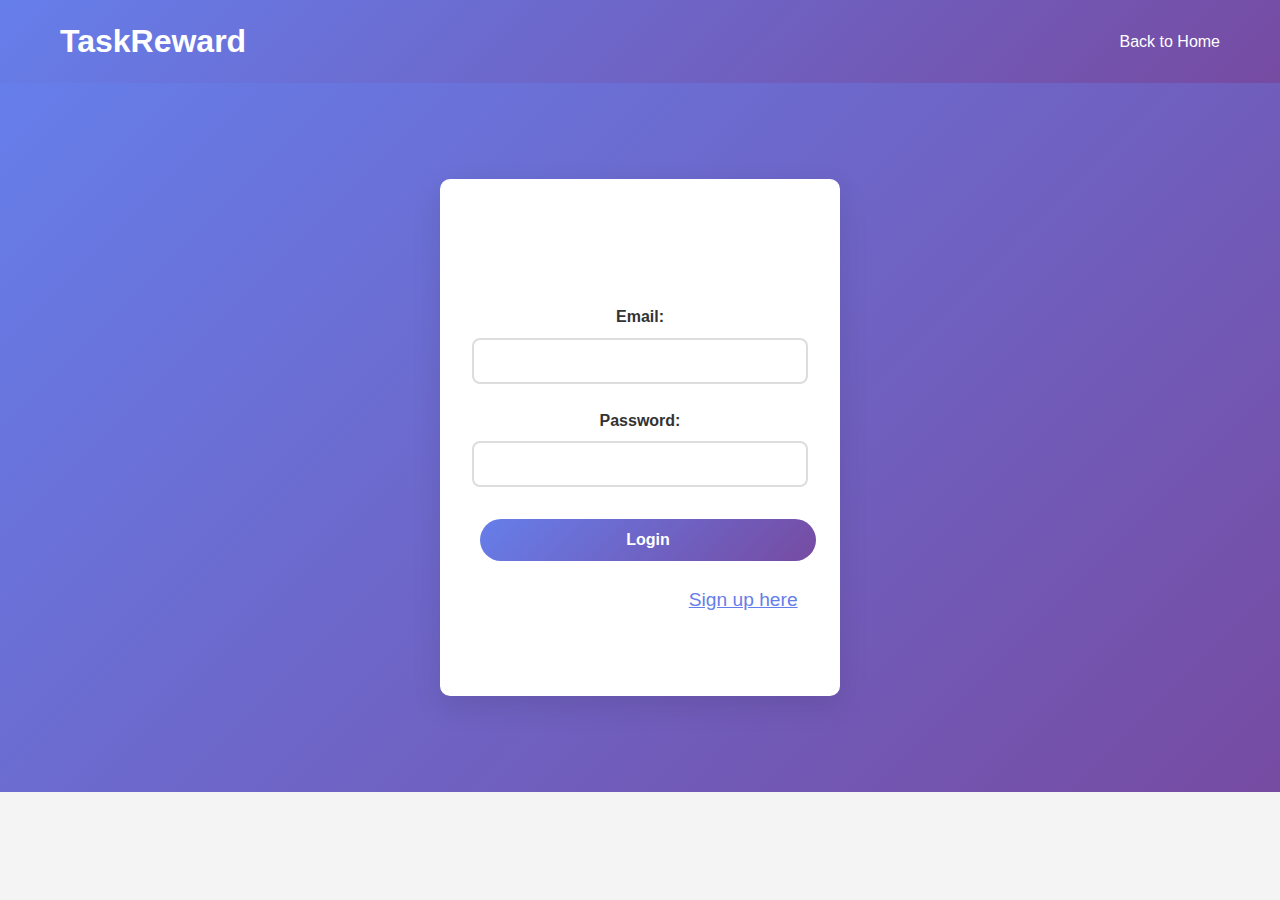
<file: user.html>
<!DOCTYPE html>
<html lang="en">
<head>
    <meta charset="UTF-8">
    <meta name="viewport" content="width=device-width, initial-scale=1.0">
    <title>User Dashboard - TaskReward</title>
    <link rel="stylesheet" href="style.css">
</head>
<body>
    <header>
        <div class="container">
            <h1><a href="user.html" style="color: white; text-decoration: none;">TaskReward</a></h1>
            <nav>
                <ul>
                    <li><span id="userName">Welcome, User</span></li>
                    <li><a href="javascript:void(0);" onclick="logout()">Logout</a></li>
                </ul>
            </nav>
        </div>
    </header>

    <main>
        <section class="dashboard">
            <div class="container">
                <div class="dashboard-header">
                    <h2>Your Dashboard</h2>
                    <p>Complete tasks, earn points, and track your progress</p>
                </div>

                <div class="dashboard-nav">
                    <a href="user.html" class="active">Dashboard</a>
                    <a href="profile.html">Profile</a>
                    <a href="point.html">Points</a>
                    <a href="task.html">Tasks</a>
                </div>

                <div class="stats-grid">
                    <div class="stat-card">
                        <div class="stat-number" id="userPoints">0</div>
                        <div class="stat-label">Total Points</div>
                    </div>
                    <div class="stat-card">
                        <div class="stat-number" id="userTasks">0</div>
                        <div class="stat-label">Tasks Completed</div>
                    </div>
                    <div class="stat-card">
                        <div class="stat-number" id="availableApps">0</div>
                        <div class="stat-label">Available Apps</div>
                    </div>
                    <div class="stat-card">
                        <div class="stat-number" id="pendingTasks">0</div>
                        <div class="stat-label">Pending Tasks</div>
                    </div>
                </div>

                <div class="dashboard-content">
                    <h3>Available Apps</h3>
                    <p>Download these apps and upload screenshots to earn points!</p>
                    <div id="appsGrid" class="app-grid">
                        <!-- Apps will be dynamically loaded here -->
                    </div>
                </div>
            </div>
        </section>
    </main>

    <!-- Modal for app details and screenshot upload -->
    <div id="appModal" class="modal" style="display: none;">
        <div class="modal-content">
            <span class="close">&times;</span>
            <h3 id="modalAppName">App Name</h3>
            <p id="modalAppDescription">App description</p>
            <div class="app-points" id="modalAppPoints">Points: 0</div>
            
            <div class="modal-actions">
                <a id="downloadAppBtn" href="#" target="_blank" class="btn btn-primary">Download App</a>
                <div class="upload-section">
                    <h4>Upload Screenshot</h4>
                    <div class="drop-zone" id="dropZone">
                        <h3>📱 Drop your screenshot here</h3>
                        <p>or click to browse files</p>
                        <input type="file" id="fileInput" accept="image/*" style="display: none;">
                    </div>
                    <button id="submitScreenshot" class="btn btn-secondary" style="display: none;">Submit Task</button>
                </div>
            </div>
        </div>
    </div>

    <script src="auth.js"></script>
    <script src="user.js"></script>
    <script>
        // Protect user page
        if (!protectPage('user')) {
            // Page protection failed, redirect will happen in protectPage function
        } else {
            // Load user dashboard
            loadUserDashboard();
        }
    </script>
</body>
</html>
</file>
<file: style.css>
* {
    margin: 0;
    padding: 0;
    box-sizing: border-box;
}

body {
    font-family: 'Arial', sans-serif;
    line-height: 1.6;
    color: #333;
    background-color: #f4f4f4;
}

.container {
    max-width: 1200px;
    margin: 0 auto;
    padding: 0 20px;
}

/* Header Styles */
header {
    background: linear-gradient(135deg, #667eea 0%, #764ba2 100%);
    color: white;
    padding: 1rem 0;
    box-shadow: 0 2px 10px rgba(0,0,0,0.1);
}

header .container {
    display: flex;
    justify-content: space-between;
    align-items: center;
}

header h1 {
    font-size: 2rem;
    font-weight: bold;
}

nav ul {
    display: flex;
    list-style: none;
    gap: 2rem;
}

nav a {
    color: white;
    text-decoration: none;
    font-weight: 500;
    transition: opacity 0.3s;
}

nav a:hover {
    opacity: 0.8;
}

/* Hero Section */
.hero {
    background: linear-gradient(135deg, #667eea 0%, #764ba2 100%);
    color: white;
    padding: 4rem 0;
    text-align: center;
}

.hero h2 {
    font-size: 3rem;
    margin-bottom: 1rem;
}

.hero p {
    font-size: 1.2rem;
    margin-bottom: 3rem;
    max-width: 600px;
    margin-left: auto;
    margin-right: auto;
}

.hero-features {
    display: grid;
    grid-template-columns: repeat(auto-fit, minmax(250px, 1fr));
    gap: 2rem;
    margin-bottom: 3rem;
}

.feature {
    background: rgba(255,255,255,0.1);
    padding: 2rem;
    border-radius: 10px;
    backdrop-filter: blur(10px);
}

.feature h3 {
    font-size: 1.5rem;
    margin-bottom: 1rem;
}

/* Login Options */
.login-options {
    background: rgba(255,255,255,0.1);
    padding: 3rem;
    border-radius: 20px;
    backdrop-filter: blur(10px);
    max-width: 800px;
    margin: 0 auto;
}

.login-options h3 {
    font-size: 2rem;
    margin-bottom: 2rem;
}

.role-buttons {
    display: grid;
    grid-template-columns: repeat(auto-fit, minmax(300px, 1fr));
    gap: 2rem;
}

.role-card {
    background: white;
    color: #333;
    padding: 2rem;
    border-radius: 15px;
    box-shadow: 0 10px 30px rgba(0,0,0,0.1);
    text-align: center;
}

.role-card h4 {
    font-size: 1.5rem;
    margin-bottom: 1rem;
    color: #667eea;
}

.role-card p {
    margin-bottom: 1.5rem;
    color: #666;
}

/* Buttons */
.btn {
    display: inline-block;
    padding: 12px 30px;
    margin: 0.5rem;
    text-decoration: none;
    border-radius: 25px;
    font-weight: 600;
    transition: all 0.3s;
    cursor: pointer;
    border: none;
    font-size: 1rem;
}

.btn-primary {
    background: linear-gradient(135deg, #667eea 0%, #764ba2 100%);
    color: white;
}

.btn-primary:hover {
    transform: translateY(-2px);
    box-shadow: 0 5px 15px rgba(102, 126, 234, 0.4);
}

.btn-secondary {
    background: transparent;
    color: #667eea;
    border: 2px solid #667eea;
}

.btn-secondary:hover {
    background: #667eea;
    color: white;
}

/* About Section */
.about {
    padding: 4rem 0;
    background: white;
}

.about h2 {
    text-align: center;
    font-size: 2.5rem;
    margin-bottom: 3rem;
    color: #333;
}

.steps {
    display: grid;
    grid-template-columns: repeat(auto-fit, minmax(250px, 1fr));
    gap: 2rem;
}

.step {
    text-align: center;
    padding: 2rem;
    border-radius: 10px;
    background: #f8f9fa;
    transition: transform 0.3s;
}

.step:hover {
    transform: translateY(-5px);
}

.step-number {
    width: 50px;
    height: 50px;
    background: linear-gradient(135deg, #667eea 0%, #764ba2 100%);
    color: white;
    border-radius: 50%;
    display: flex;
    align-items: center;
    justify-content: center;
    font-size: 1.5rem;
    font-weight: bold;
    margin: 0 auto 1rem;
}

.step h3 {
    font-size: 1.5rem;
    margin-bottom: 1rem;
    color: #333;
}

/* Footer */
footer {
    background: #333;
    color: white;
    text-align: center;
    padding: 2rem 0;
}

/* Form Styles */
.form-container {
    max-width: 400px;
    margin: 2rem auto;
    padding: 2rem;
    background: white;
    border-radius: 10px;
    box-shadow: 0 10px 30px rgba(0,0,0,0.1);
}

.form-group {
    margin-bottom: 1.5rem;
}

.form-group label {
    display: block;
    margin-bottom: 0.5rem;
    font-weight: 600;
    color: #333;
}

.form-group input,
.form-group select,
.form-group textarea {
    width: 100%;
    padding: 12px;
    border: 2px solid #ddd;
    border-radius: 8px;
    font-size: 1rem;
    transition: border-color 0.3s;
}

.form-group input:focus,
.form-group select:focus,
.form-group textarea:focus {
    outline: none;
    border-color: #667eea;
}

/* Dashboard Styles */
.dashboard {
    padding: 2rem 0;
}

.dashboard-header {
    background: white;
    padding: 2rem;
    border-radius: 10px;
    margin-bottom: 2rem;
    box-shadow: 0 5px 15px rgba(0,0,0,0.1);
}

.dashboard-nav {
    display: flex;
    gap: 1rem;
    margin-bottom: 2rem;
}

.dashboard-nav a {
    padding: 12px 24px;
    background: #f8f9fa;
    color: #333;
    text-decoration: none;
    border-radius: 8px;
    transition: all 0.3s;
}

.dashboard-nav a:hover,
.dashboard-nav a.active {
    background: #667eea;
    color: white;
}

.dashboard-content {
    background: white;
    padding: 2rem;
    border-radius: 10px;
    box-shadow: 0 5px 15px rgba(0,0,0,0.1);
}

/* App Cards */
.app-grid {
    display: grid;
    grid-template-columns: repeat(auto-fill, minmax(300px, 1fr));
    gap: 2rem;
    margin-top: 2rem;
}

.app-card {
    background: white;
    border-radius: 10px;
    padding: 2rem;
    box-shadow: 0 5px 15px rgba(0,0,0,0.1);
    transition: transform 0.3s;
}

.app-card:hover {
    transform: translateY(-5px);
}

.app-icon {
    width: 64px;
    height: 64px;
    background: #667eea;
    border-radius: 15px;
    display: flex;
    align-items: center;
    justify-content: center;
    color: white;
    font-size: 1.5rem;
    margin-bottom: 1rem;
}

.app-points {
    background: linear-gradient(135deg, #667eea 0%, #764ba2 100%);
    color: white;
    padding: 8px 16px;
    border-radius: 20px;
    font-weight: 600;
    display: inline-block;
    margin-top: 1rem;
}

/* Drag and Drop */
.drop-zone {
    border: 2px dashed #667eea;
    border-radius: 10px;
    padding: 3rem;
    text-align: center;
    transition: all 0.3s;
    cursor: pointer;
}

.drop-zone.dragover {
    background: rgba(102, 126, 234, 0.1);
    border-color: #764ba2;
}

.drop-zone h3 {
    color: #667eea;
    margin-bottom: 1rem;
}

.drop-zone p {
    color: #666;
    margin-bottom: 1rem;
}

/* Stats Cards */
.stats-grid {
    display: grid;
    grid-template-columns: repeat(auto-fit, minmax(200px, 1fr));
    gap: 1.5rem;
    margin-bottom: 2rem;
}

.stat-card {
    background: white;
    padding: 2rem;
    border-radius: 10px;
    box-shadow: 0 5px 15px rgba(0,0,0,0.1);
    text-align: center;
}

.stat-number {
    font-size: 2.5rem;
    font-weight: bold;
    color: #667eea;
    margin-bottom: 0.5rem;
}

.stat-label {
    color: #666;
    font-size: 0.9rem;
}

/* Table Styles */
.table-container {
    overflow-x: auto;
}

table {
    width: 100%;
    border-collapse: collapse;
    background: white;
    border-radius: 10px;
    overflow: hidden;
    box-shadow: 0 5px 15px rgba(0,0,0,0.1);
}

th, td {
    padding: 1rem;
    text-align: left;
    border-bottom: 1px solid #eee;
}

th {
    background: #f8f9fa;
    font-weight: 600;
    color: #333;
}

tr:hover {
    background: #f8f9fa;
}

/* Responsive Design */
@media (max-width: 768px) {
    .hero h2 {
        font-size: 2rem;
    }
    
    .role-buttons {
        grid-template-columns: 1fr;
    }
    
    .dashboard-nav {
        flex-direction: column;
    }
    
    .app-grid {
        grid-template-columns: 1fr;
    }
    
    .stats-grid {
        grid-template-columns: repeat(2, 1fr);
    }
}

@media (max-width: 480px) {
    .hero h2 {
        font-size: 1.5rem;
    }
    
    .hero p {
        font-size: 1rem;
    }
    
    .stats-grid {
        grid-template-columns: 1fr;
    }
}
</file>
<file: assets/style.css>
/* Basic Reset */
* {
  margin: 0;
  padding: 0;
  box-sizing: border-box;
  font-family: "Segoe UI", Tahoma, Geneva, Verdana, sans-serif;
}

body {
  background: #e8eff7;
  color: #2f3e55;
}

.container {
  max-width: 1100px;
  margin: 40px auto;
  background: #ffffff;
  padding: 40px;
  border-radius: 8px;
  box-shadow: 0 4px 12px rgba(0, 0, 0, 0.05);
}

h1,
h2,
h3 {
  margin-bottom: 20px;
  font-weight: 600;
}

/* Navigation */
nav {
  display: flex;
  justify-content: space-between;
  align-items: center;
  background: #5d7aff;
  color: #fff;
  padding: 15px 40px;
}
nav a {
  color: #fff;
  margin-left: 20px;
  text-decoration: none;
  font-weight: bold;
}

/* Buttons */
.btn {
  background: #4ac1b8;
  color: #fff;
  border: none;
  padding: 10px 22px;
  border-radius: 4px;
  cursor: pointer;
  transition: 0.25s ease;
  font-size: 15px;
}
.btn:hover {
  background: #389b94;
}

.btn-secondary {
  background: #f59e65;
}

/* Forms */
form {
  display: grid;
  gap: 16px;
  width: 100%;
  max-width: 500px;
}
label {
  font-weight: 500;
  margin-bottom: 6px;
}
input[type="text"],
input[type="password"],
input[type="number"],
select {
  width: 100%;
  padding: 10px;
  border: 1px solid #c4d0e0;
  border-radius: 4px;
}

/* Card List */
.card {
  display: flex;
  align-items: center;
  justify-content: space-between;
  background: #f7f9fc;
  border: 1px solid #dde3ef;
  border-radius: 6px;
  padding: 18px 26px;
  margin-bottom: 16px;
}
.card img {
  width: 48px;
  height: 48px;
  object-fit: cover;
  margin-right: 20px;
}
.app-info {
  display: flex;
  align-items: center;
}

/* Drag & Drop Area */
.drop-zone {
  border: 2px dashed #5d7aff;
  padding: 40px;
  text-align: center;
  border-radius: 8px;
  transition: 0.25s ease;
  background: #fafbff;
  color: #5d7aff;
}
.drop-zone.dragover {
  background: #e3e7ff;
}

.drop-zone img {
  max-width: 150px;
  margin-top: 20px;
}

/* Tables */
.table {
  width: 100%;
  border-collapse: collapse;
  margin-top: 20px;
}
.table th,
.table td {
  border: 1px solid #dde3ef;
  padding: 12px 16px;
  text-align: left;
}
.table th {
  background: #f1f4fa;
}
</file>
